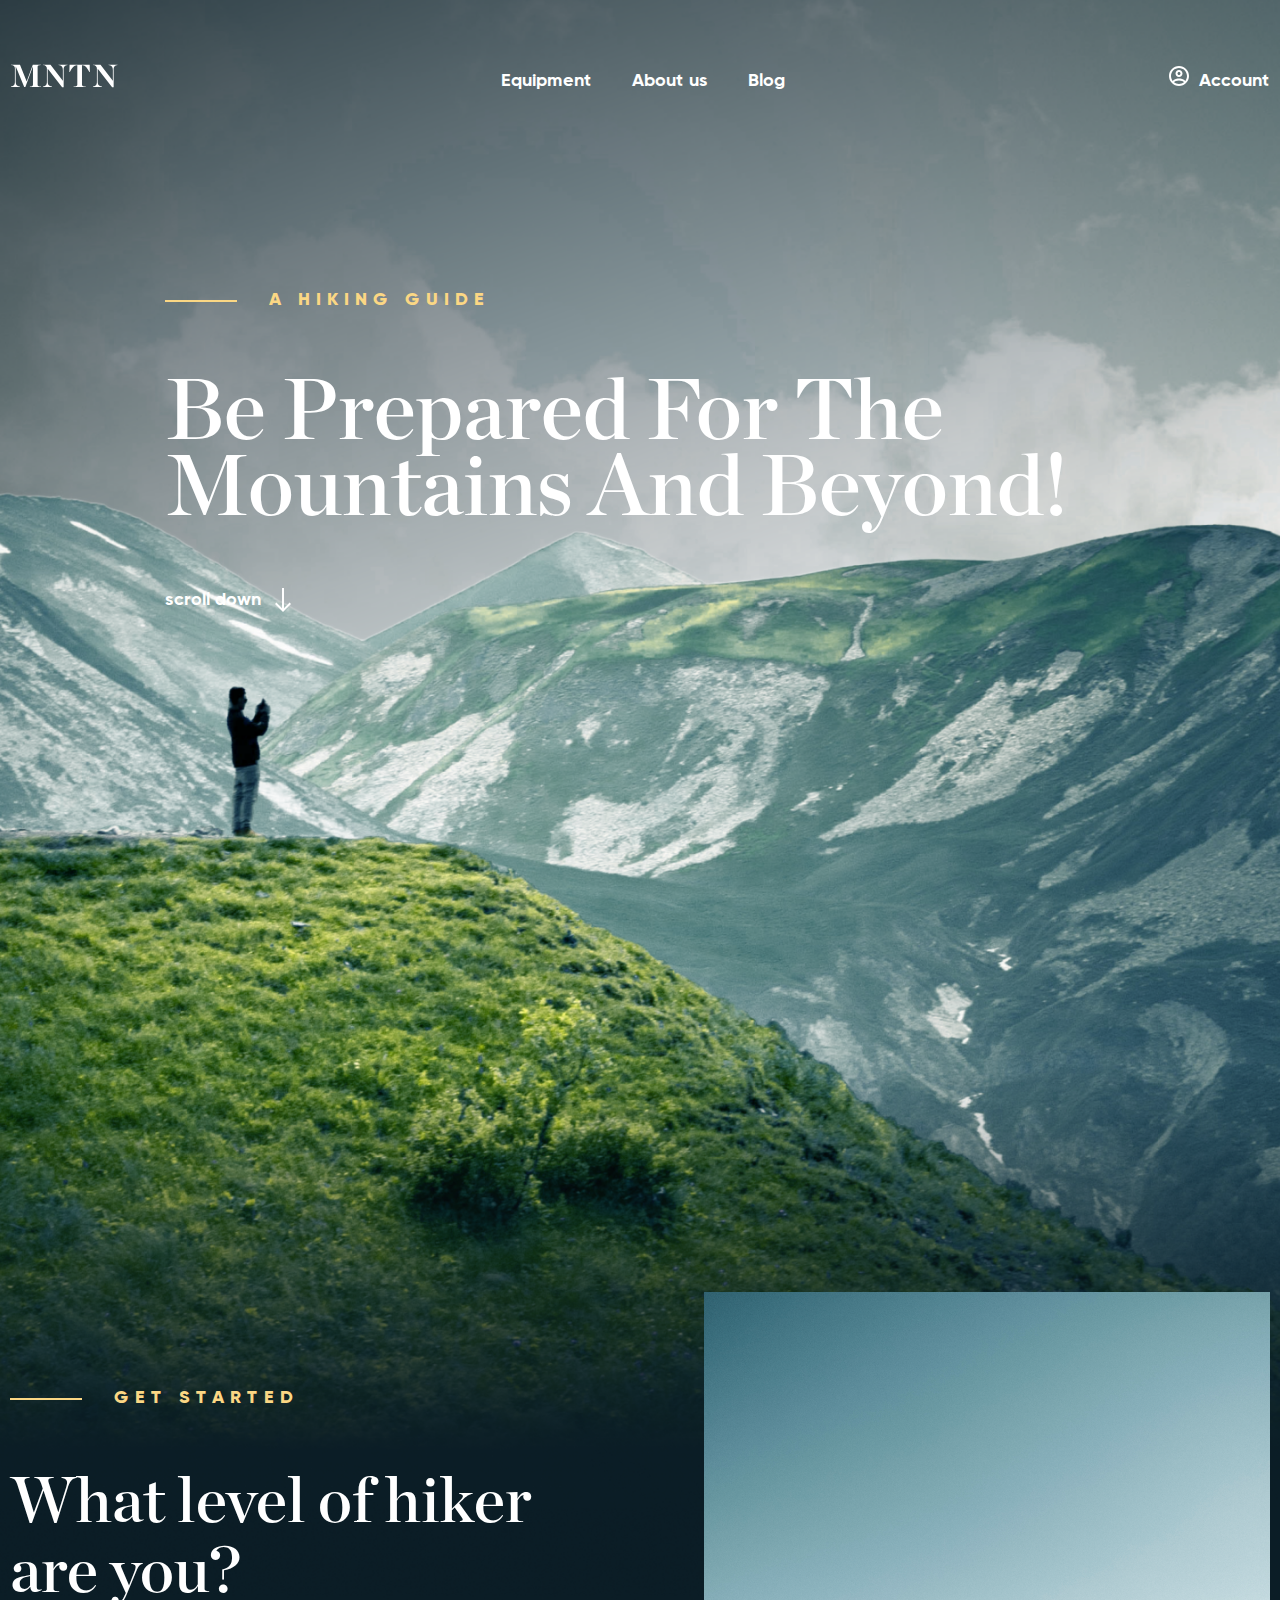
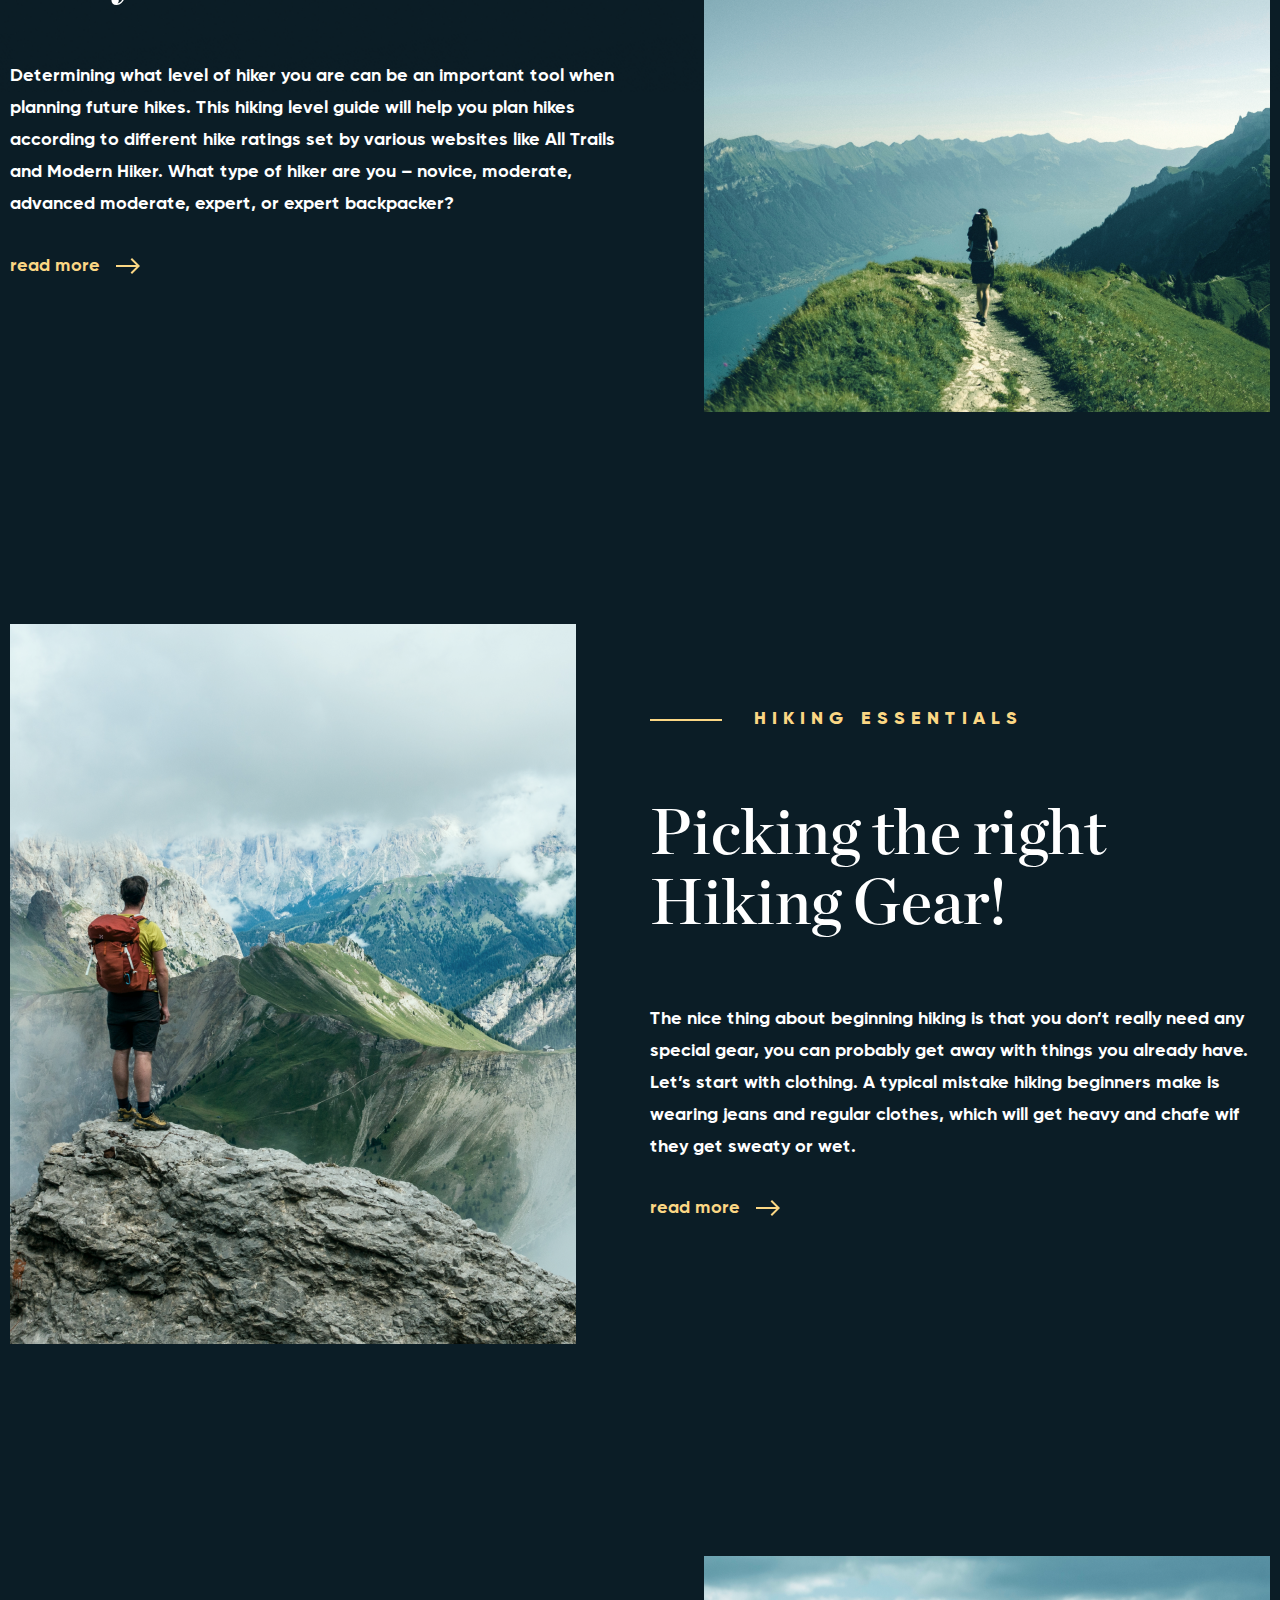
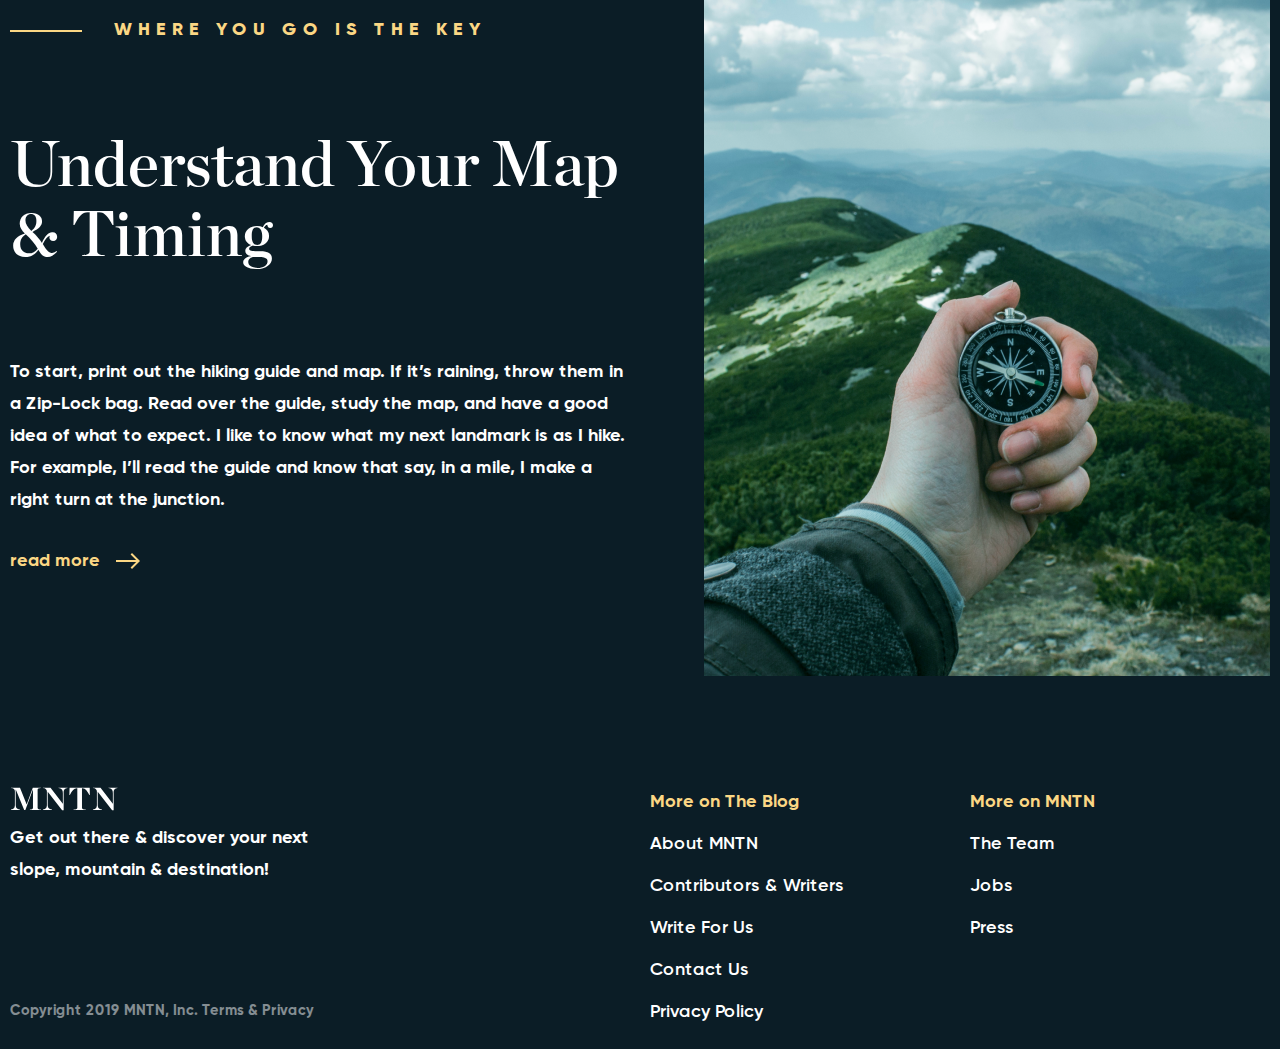
<file: mountains/index.html>
<!DOCTYPE html>
<html lang="en">
<head>
    <meta charset="UTF-8">
    <meta name="viewport" content="width=device-width, initial-scale=1.0">
    <title>MNTN</title>
    <link rel="stylesheet" href="./css/style.css">
</head>
<body>
    <header>
        <div class="brand">
            <a href="/"><img src="./img/Logo.svg" alt="Logo"></a>
        </div>

        <div id="toggle-mobile-menu">
            <span class="hamburger">
                <span class="icon-bar"></span>
                <span class="icon-bar"></span>
                <span class="icon-bar"></span>
            </span>    
        </div>

        <div id="mobile-menu" class="mobile-menu">

            <ul>
                <li><a href="#">Equipment</a></li>
                <li><a href="#">About us</a></li>
                <li><a href="#">Blog</a></li>
                <li class="account"><a href="#">Account</a></li>
            </ul>
        </div>
        <div class="main-menu">
            <ul>
                <li><a href="#">Equipment</a></li>
                <li><a href="#">About us</a></li>
                <li><a href="#">Blog</a></li>
            </ul>
        </div>
        <div class="user-menu">
            <ul>
                <li class="account"><a href="#">Account</a></li>
            </ul>
        </div>
    </header>

    <main>
        <section id="hero">
            <div class="container">
                <div class="hero-content">
                    <div class="subtitle">A Hiking guide</div>
                    <div class="hero-title"> <h1>Be prepared for the Mountains and beyond!</h1></div>
                    <div class="hero-button"><a href="#get-started">scroll down</a></div>
                </div>
            </div>
        </section>
        <section id="get-started">
            <div class="container">
                <div class="row">
                    <div class="get-started-content column"> 
                        <div class="subtitle">Get Started</div>
                        <div class="get-started-title"> <h2>What level of  hiker are you?</h2></div>
                        <div class="get-started-text mb-30">Determining what level of hiker you are can be an important tool when planning future hikes. This hiking level guide will help you plan hikes according to different hike ratings set by various websites like All Trails and Modern Hiker. What type of hiker are you – novice, moderate, advanced moderate, expert, or expert backpacker? </div>
                        <div class="more-button"><a href="#">read more</a></div>
                    </div>
                    <div class="get-started-image column">
                        <img src="./img/get-started-bg.png" alt="image-get-started">
                    </div>
                </div>
            </div>
        </section>
        <section id="hiking-gear">
            <div class="container">
                <div class="row">
                    <div class="hiking-gear-content column"> 
                        <div class="subtitle">Hiking Essentials</div>
                        <div class="hiking-gear-title"> <h3>Picking the right Hiking Gear!</h3></div>
                        <div class="hiking-gear-text mb-30">The nice thing about beginning hiking is that you don’t really need any special gear, you can probably get away with things you already have.
                            Let’s start with clothing. A typical mistake hiking beginners make is wearing jeans and regular clothes, which will get heavy and chafe wif they get sweaty or wet.</div>
                        <div class="more-button"><a href="#">read more</a></div>
                    </div>
                    <div class="hiking-gear-image column">
                        <img src="./img/gettintg-gear-img.png" alt="gettintg-gear-img">
                    </div>
                </div>
            </div>
        </section>
        <section id="map-timing">
            <div class="container">
                <div class="row">
                    <div class="map-timing-content column"> 
                        <div class="subtitle">where you go is the key</div>
                        <div class="map-timing-title"> <h4>Understand Your Map & Timing</h4></div>
                        <div class="map-timing-text mb-30">To start, print out the hiking guide and map. If it’s raining, throw them in a Zip-Lock bag. Read over the guide, study the map, and have a good idea of what to expect. I like to know what my next landmark is as I hike. For example, I’ll read the guide and know that say, in a mile, I make a right turn at the junction. </div>
                        <div class="more-button"><a href="#">read more</a></div>
                    </div>
                    <div class="map-timing-image column">
                        <img src="./img/map-time-img.png" alt="map-time-img">
                    </div>
                </div>
            </div>
        </section>
    </main>
    <footer>
        <div class="container">
            <div class="row">
                <div class="column footer-brand">
                    <a href="/"><img src="./img/Logo.svg" alt="logo"></a>
                    <div class="footer-description mb-30">Get out there & discover your next slope, mountain & destination!</div>
                </div>
                
                <div class="column footer-menu-1">
                    <div class="footer-menu-title">More on The Blog</div>
                    <ul>
                        <li><a href="#">About MNTN</a></li>
                        <li><a href="#">Contributors & Writers</a></li>
                        <li><a href="#">Write For Us</a></li>
                        <li><a href="#">Contact Us</a></li>
                        <li><a href="#">Privacy Policy</a></li>
                    </ul>
                </div>
               
                <div class="column footer-menu-2">
                    <div class="footer-menu-title">More on MNTN</div>
                    <ul>
                        <li><a href="#">The Team</a></li>
                        <li><a href="#">Jobs</a></li>
                        <li><a href="#">Press</a></li>
                    </ul>
                </div>
              
                    <div class="column copyright">Copyright 2019 MNTN, Inc. Terms & Privacy</div> 
            </div>
        </div>
    </footer>
    <script src="./js/script.js"></script>
</body>
</html>
</file>
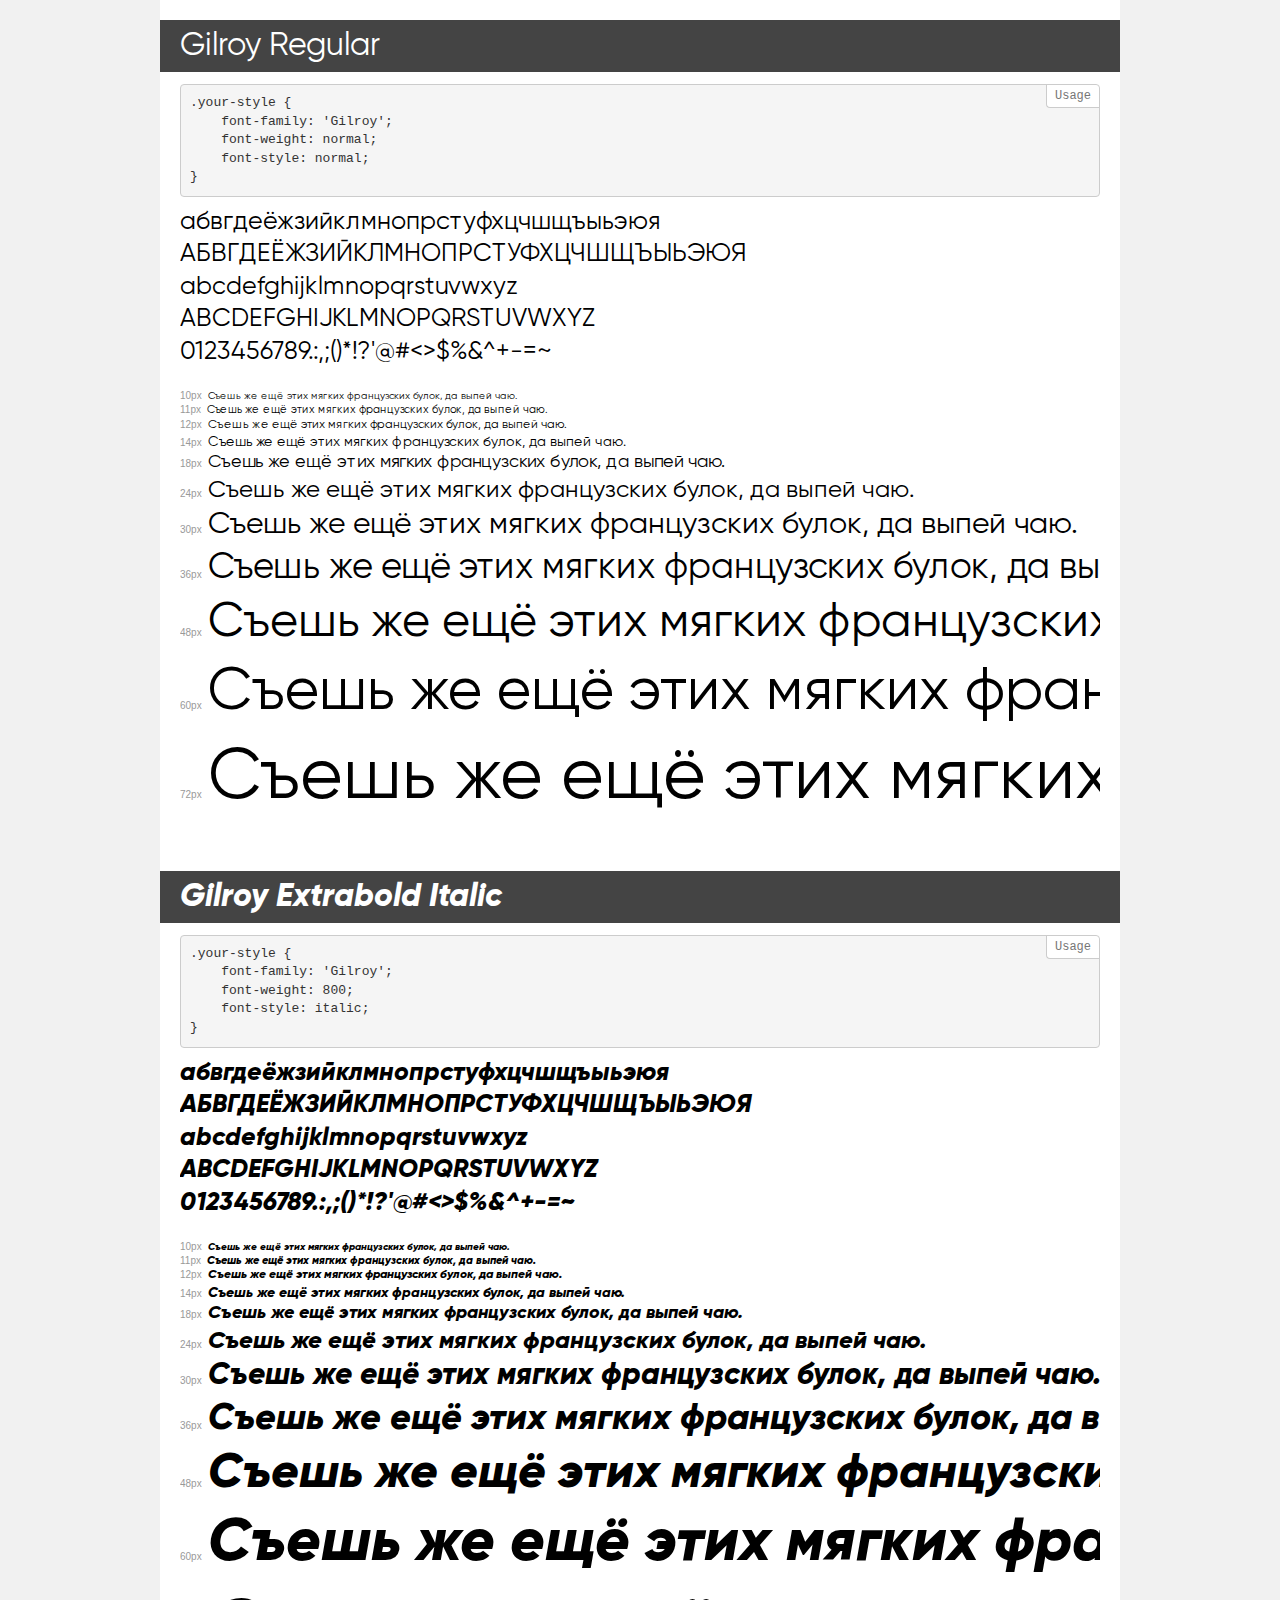
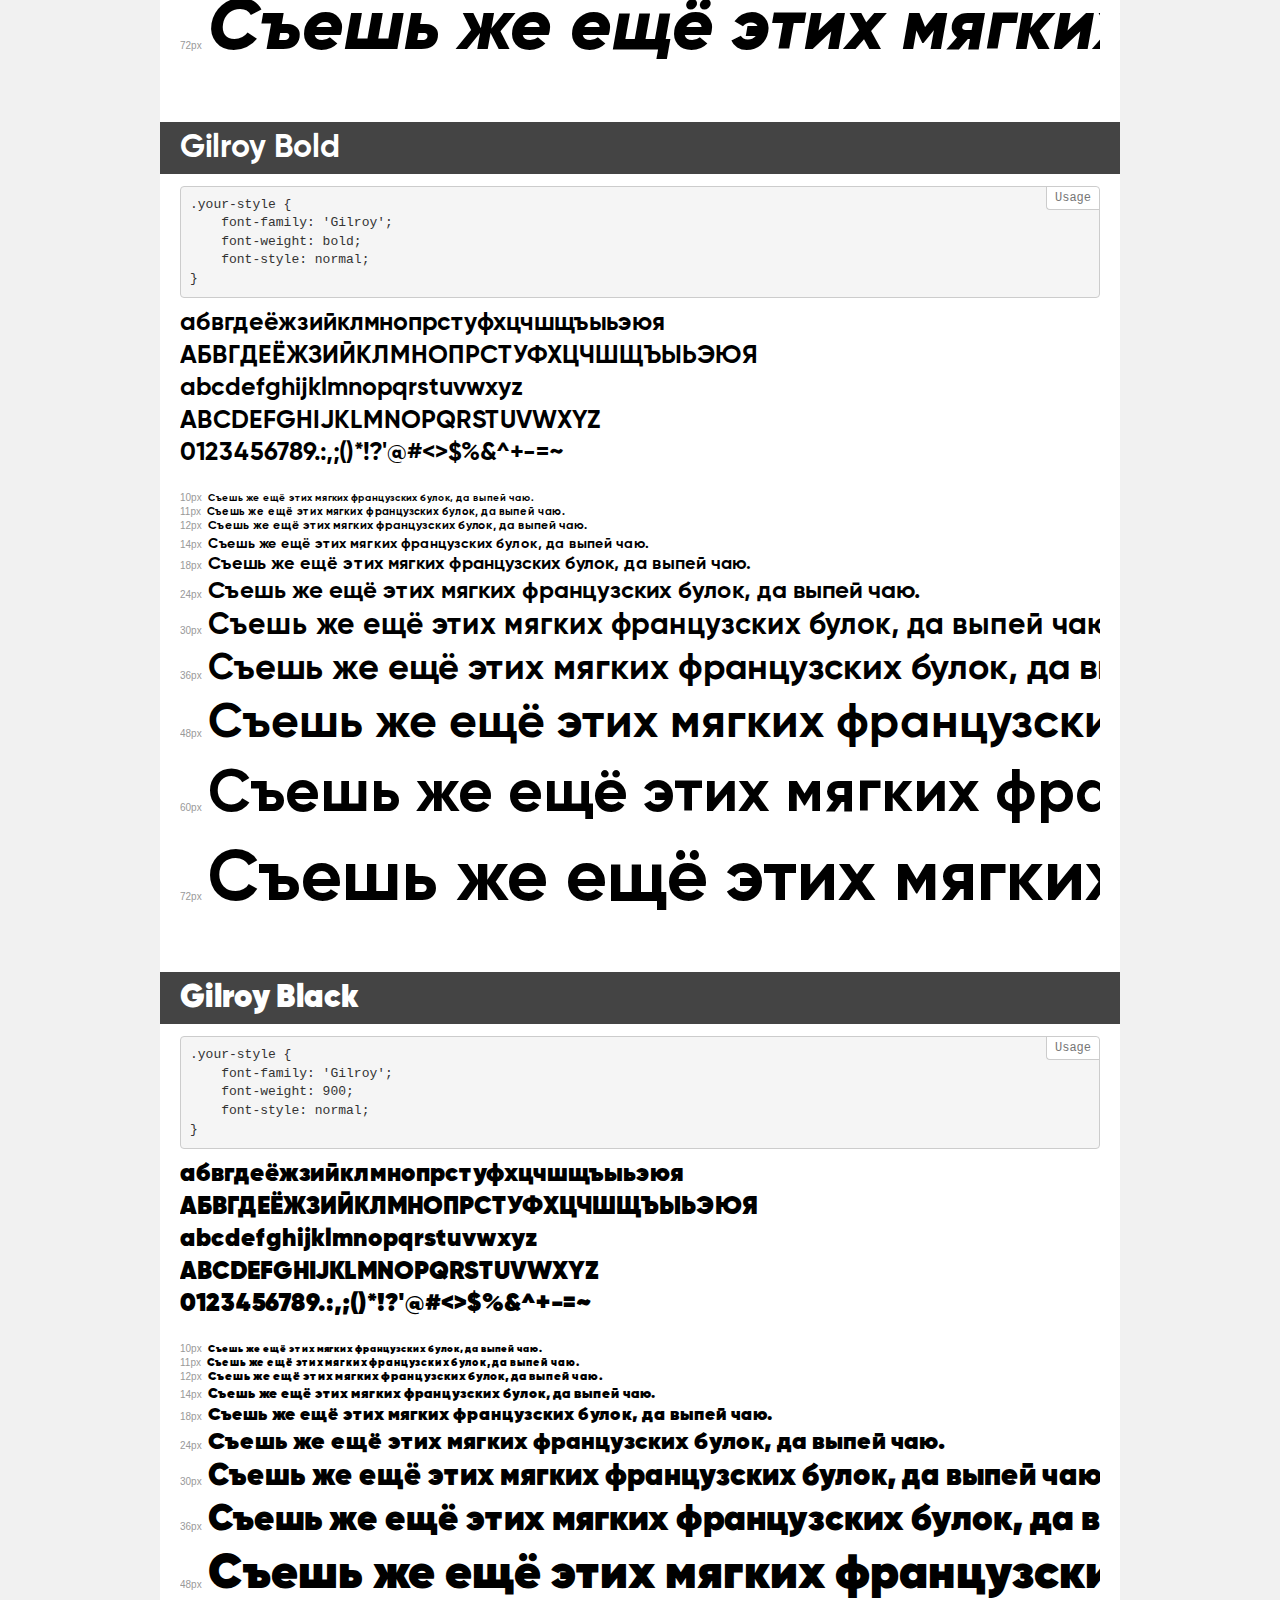
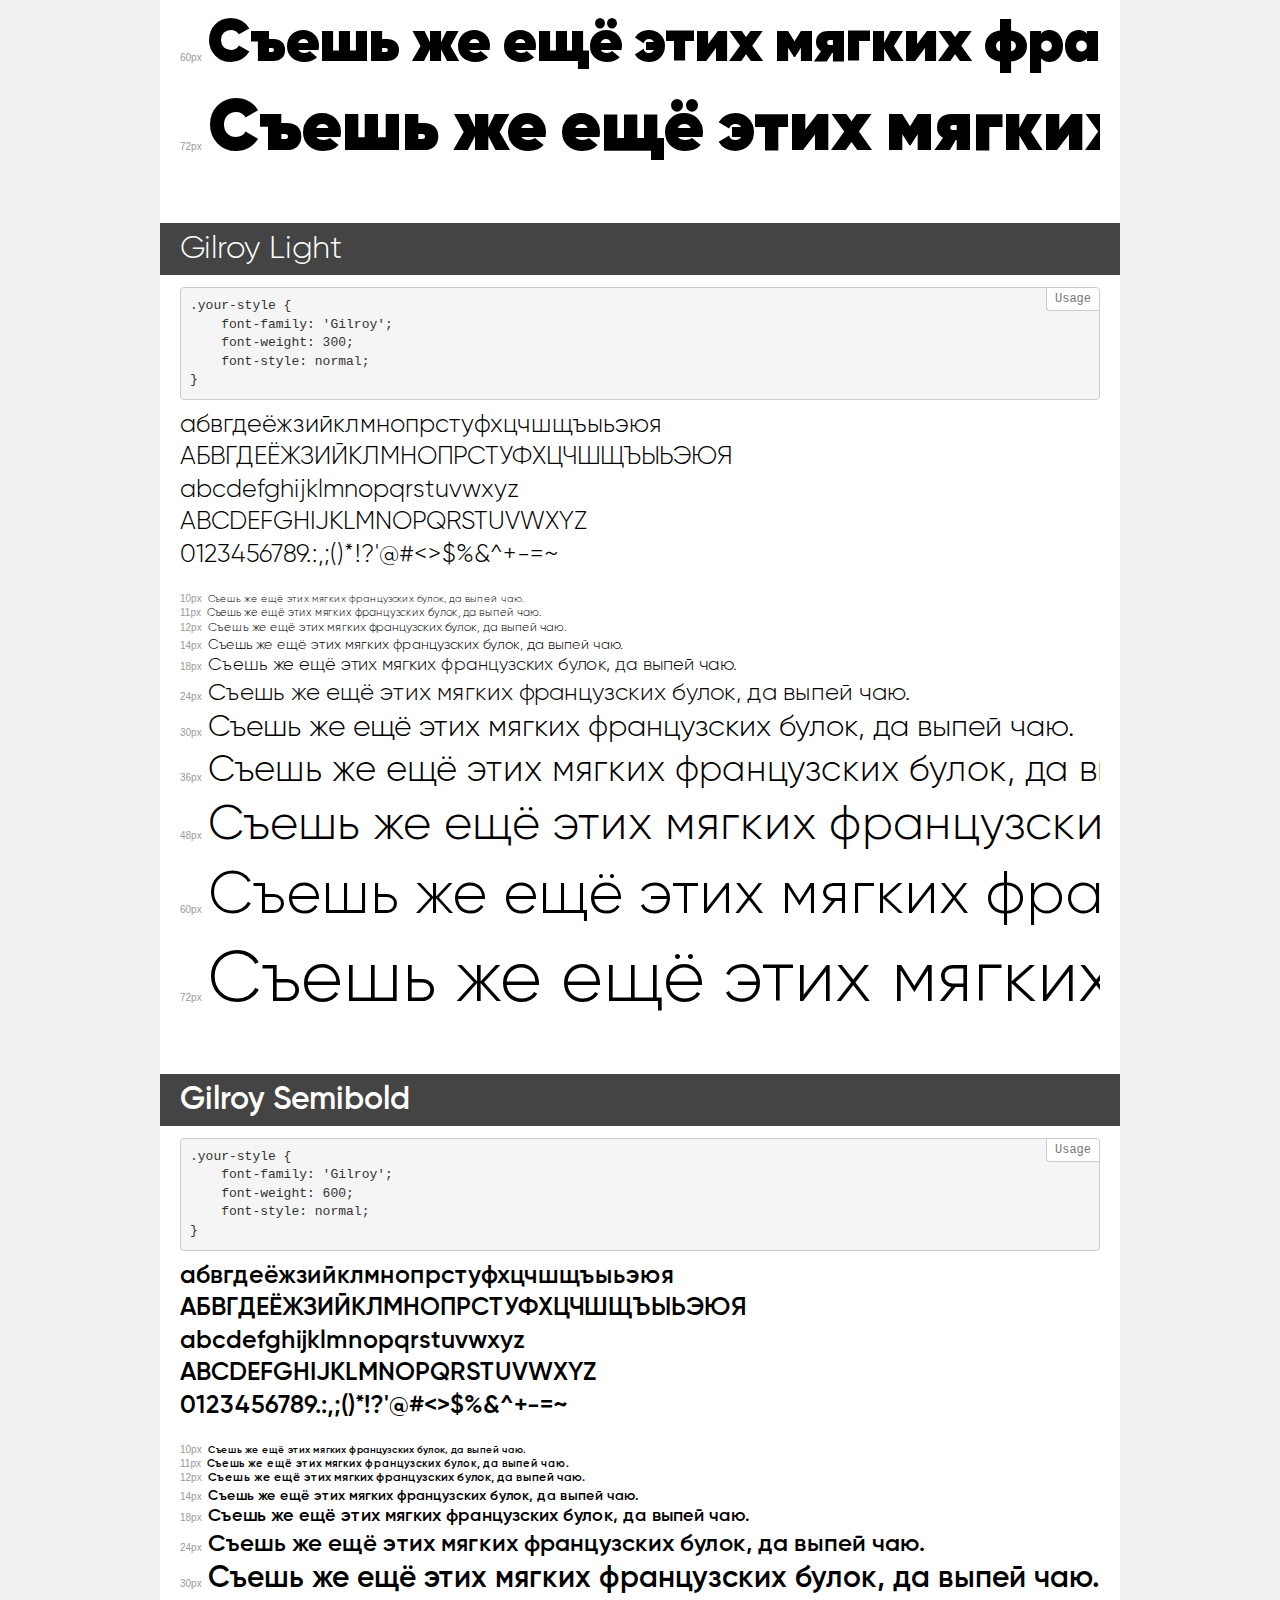
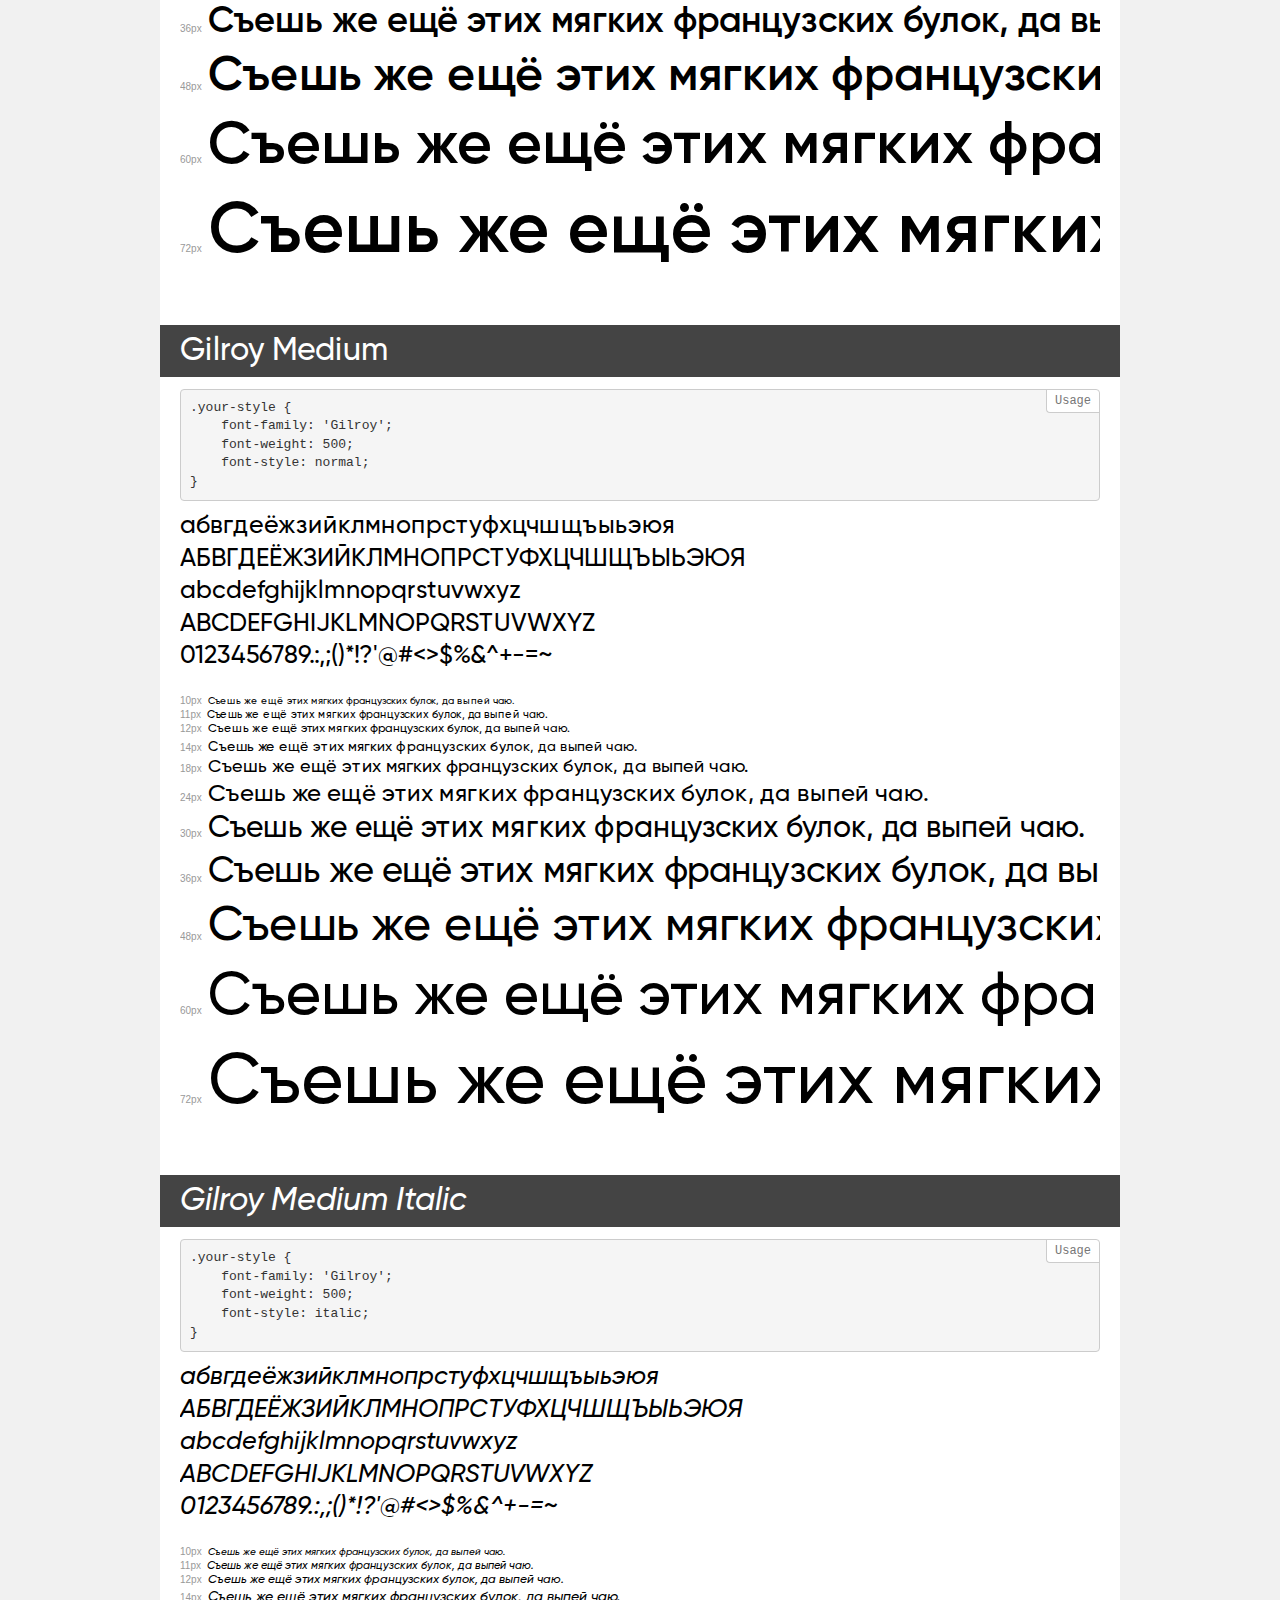
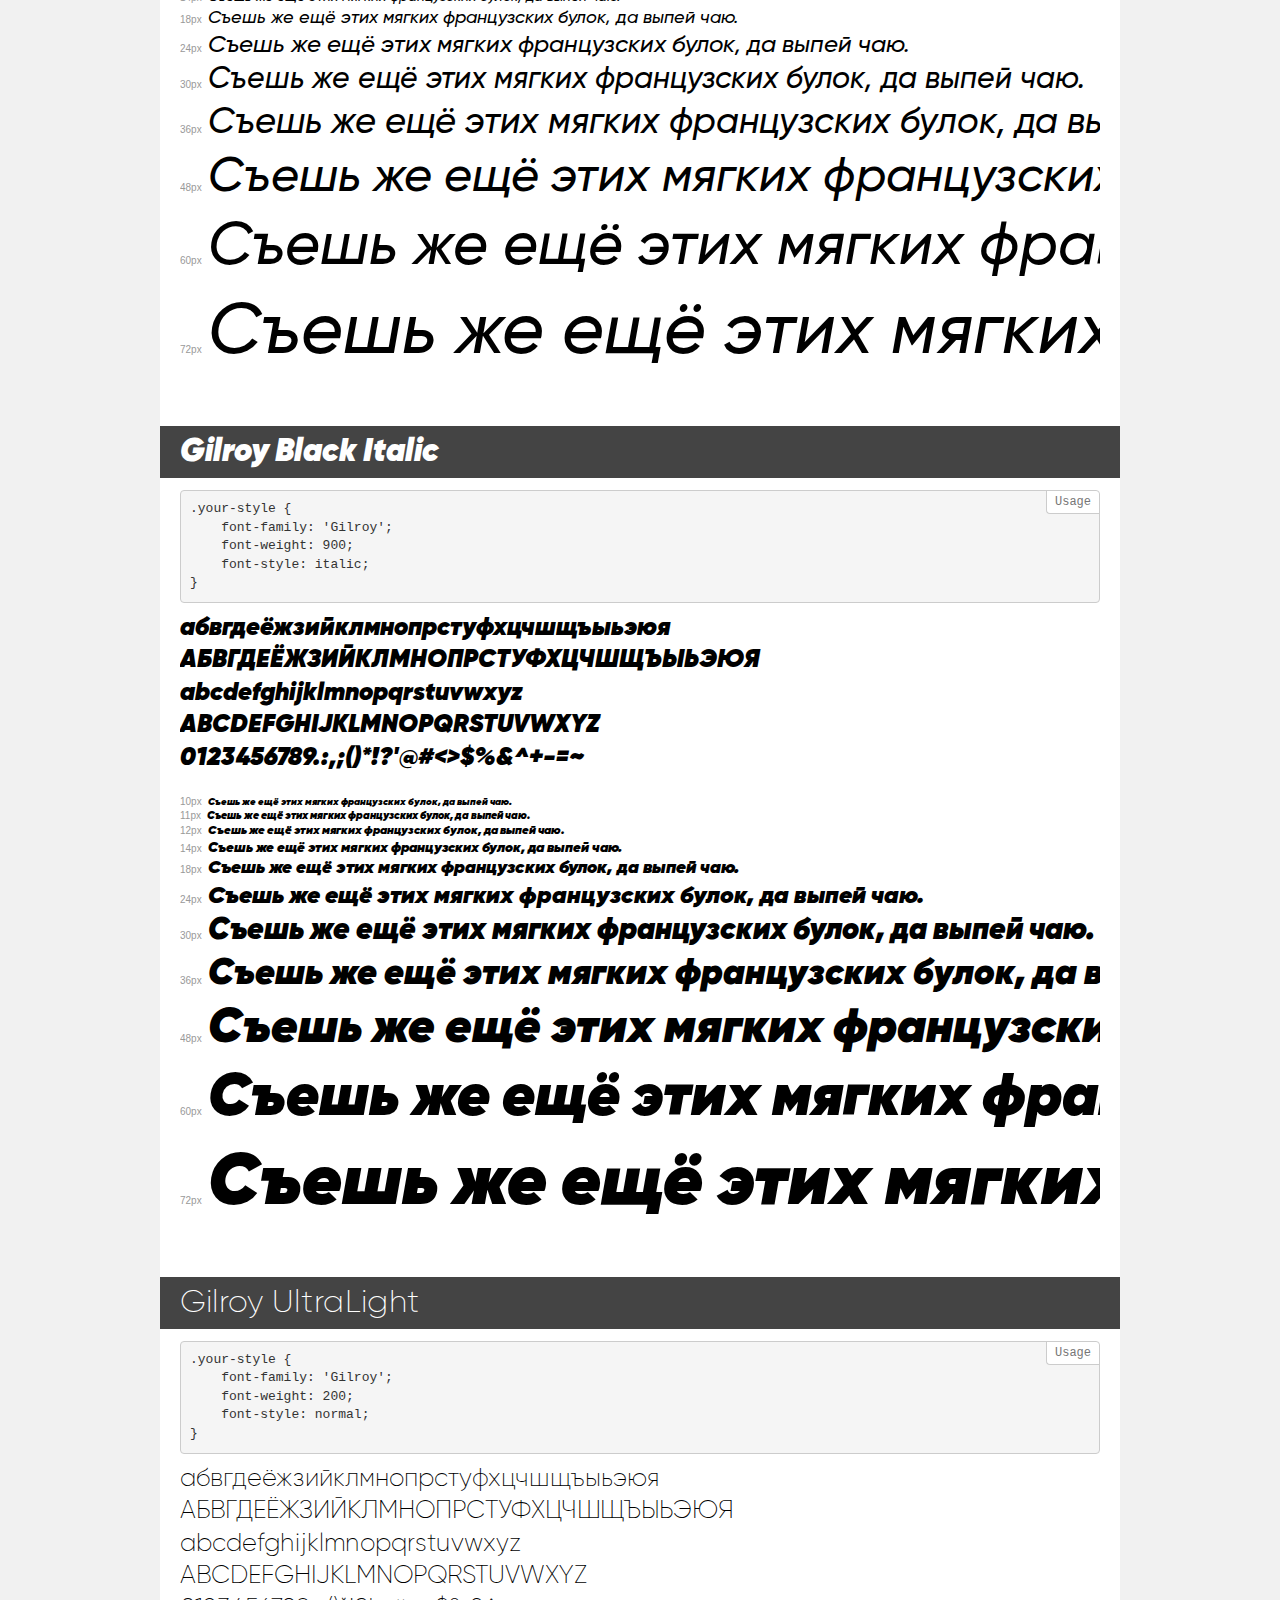
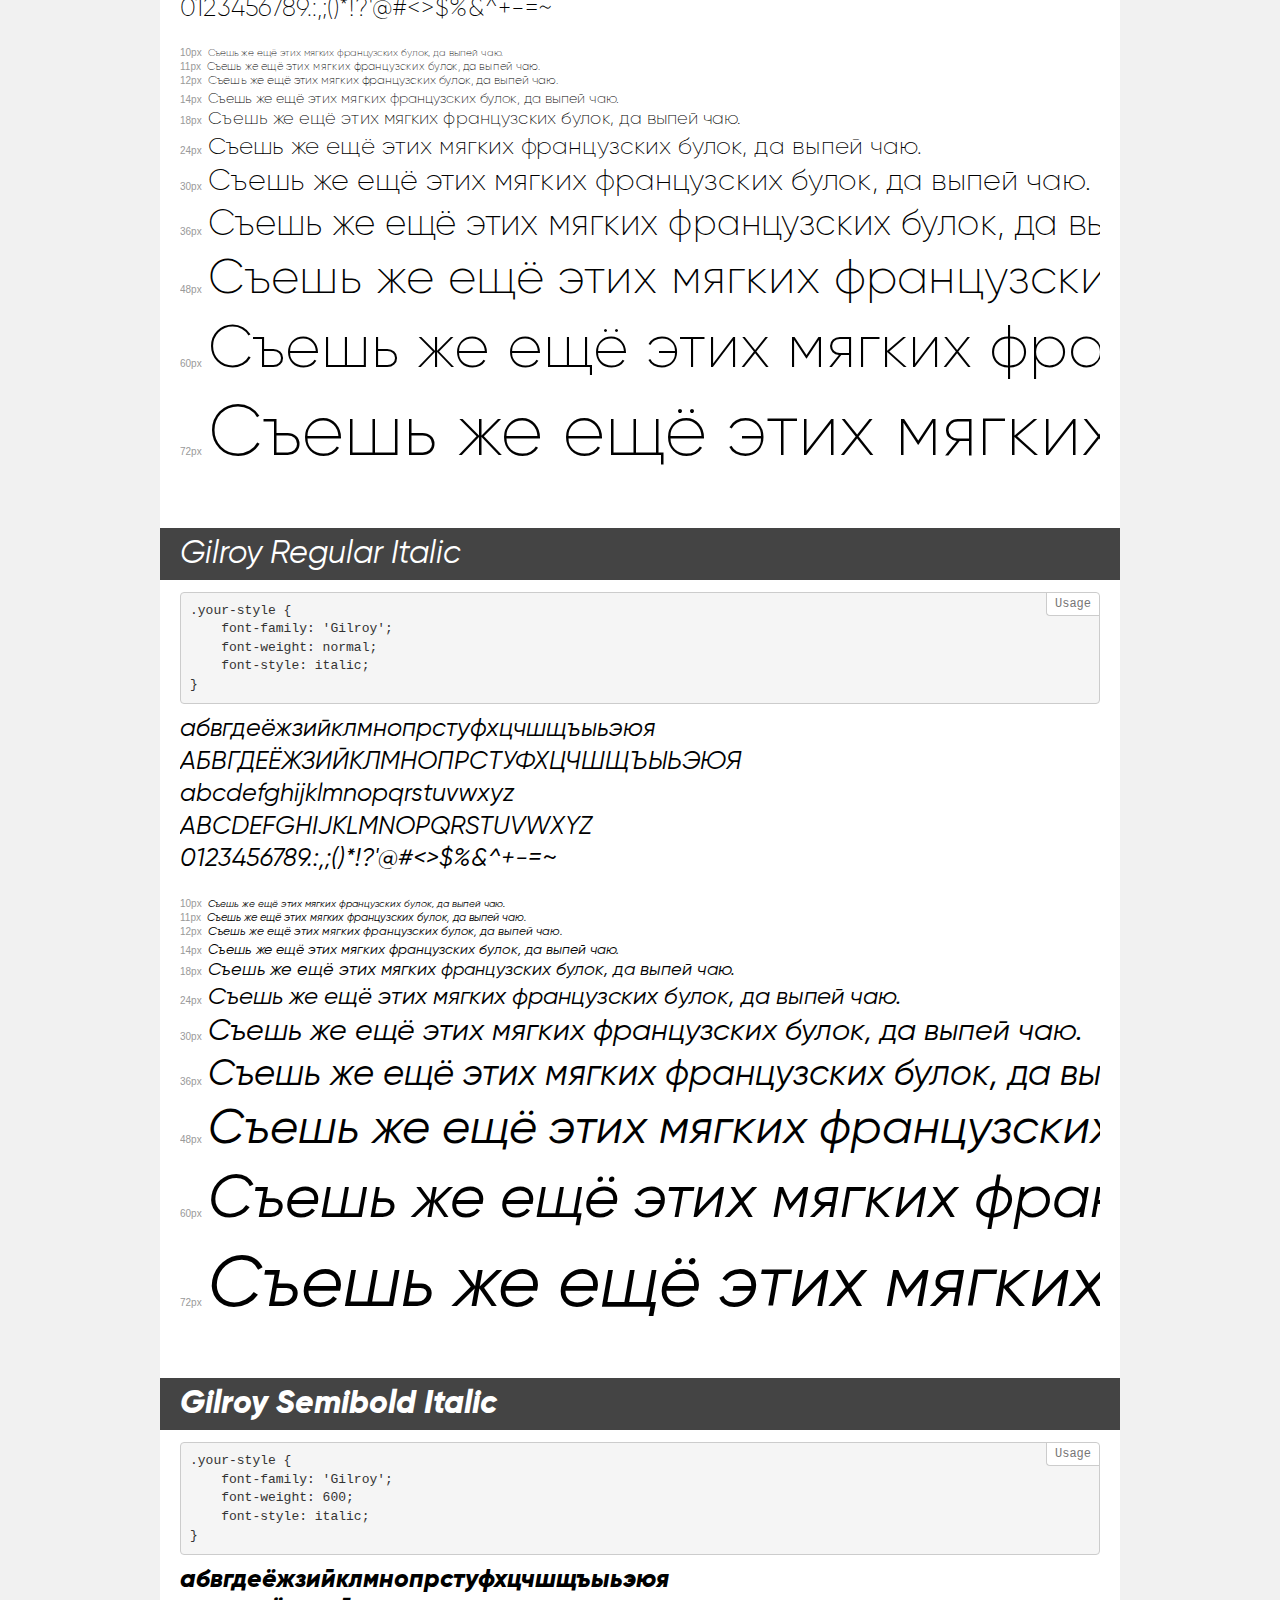
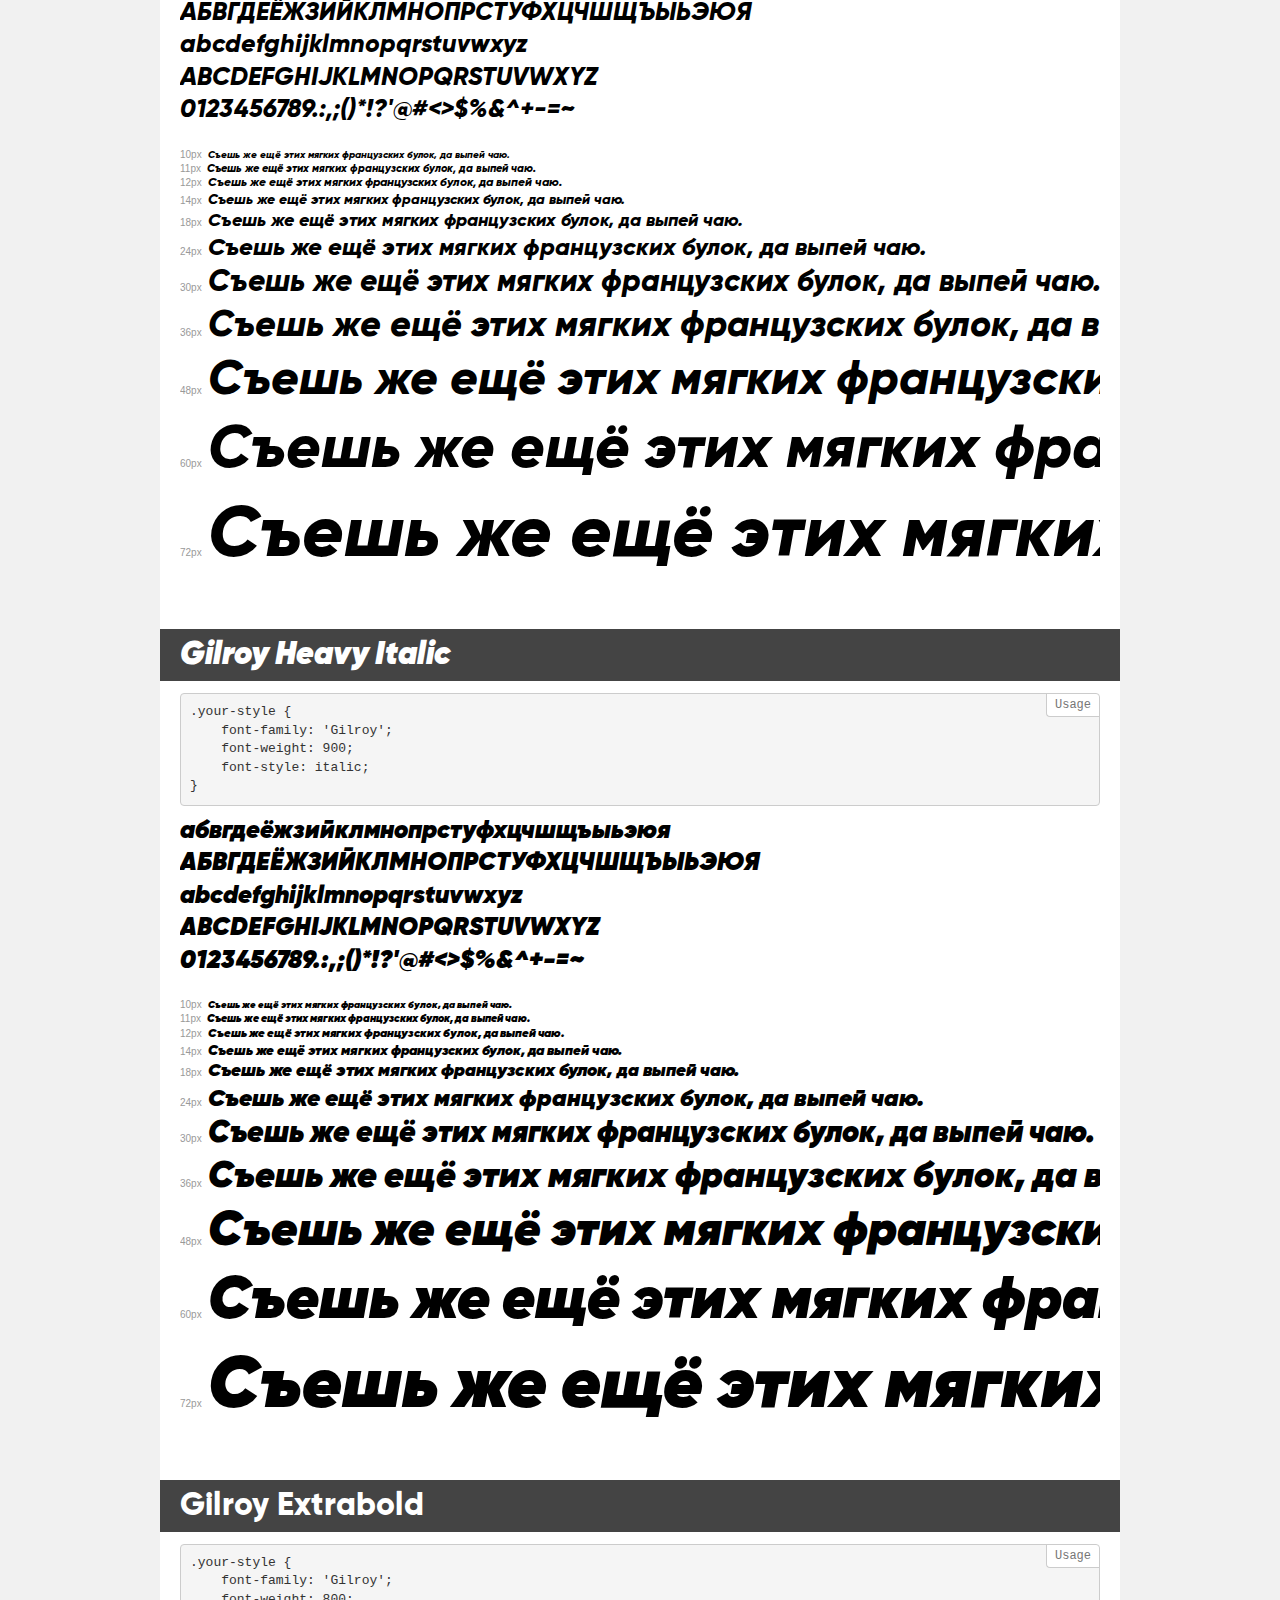
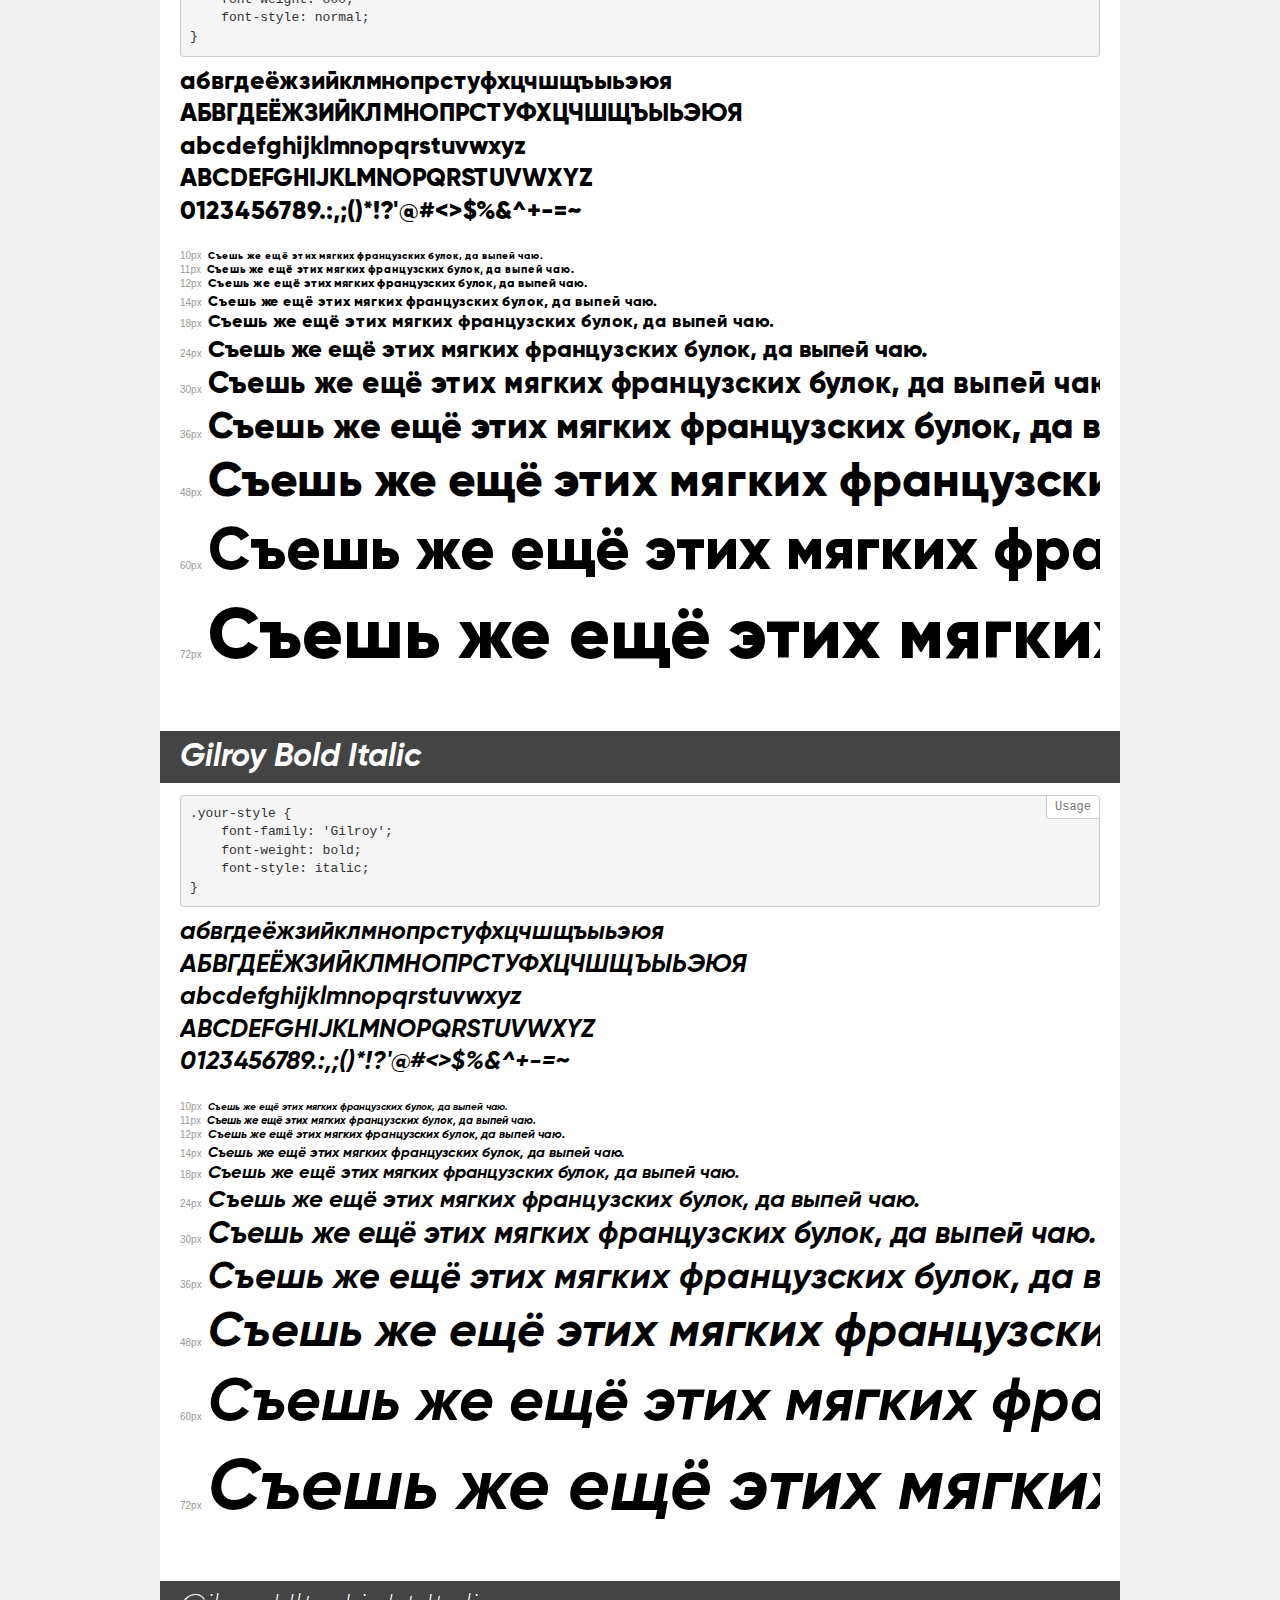
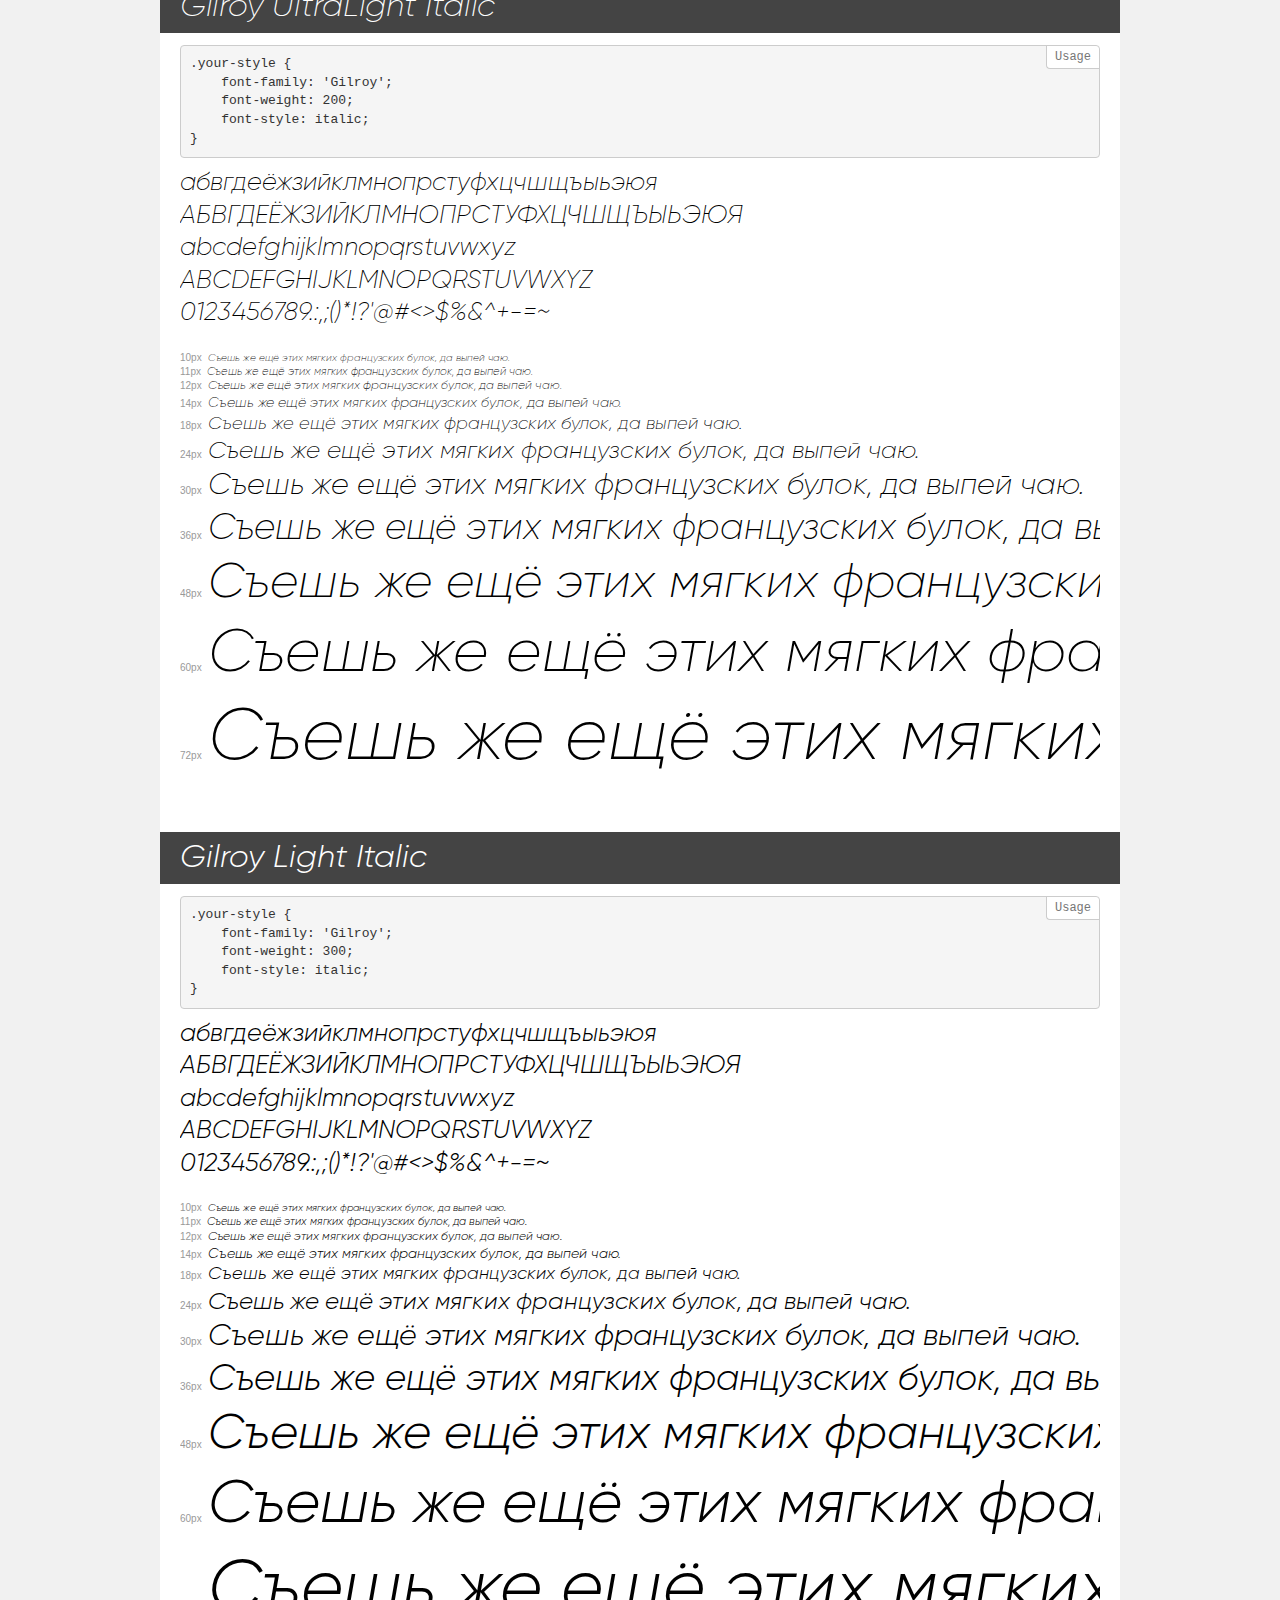
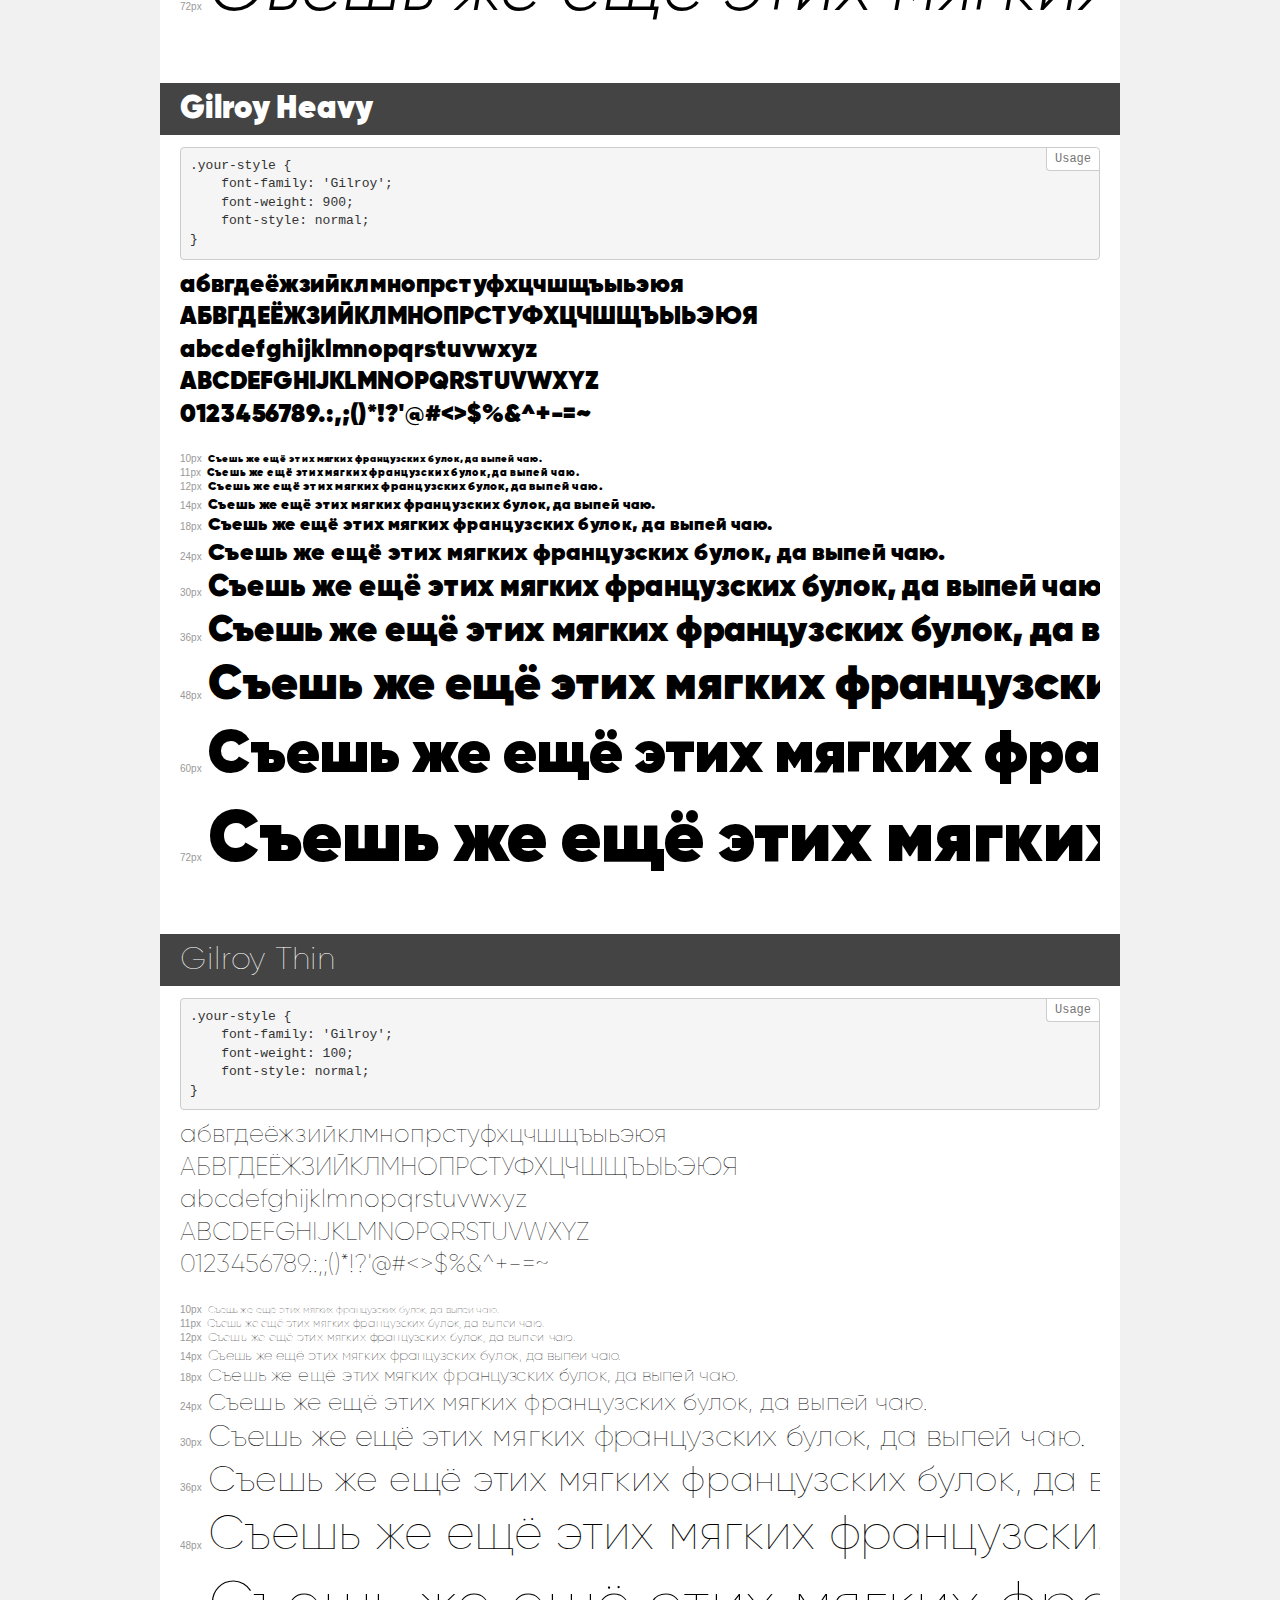
<file: mountains/font/demo.html>
<!DOCTYPE html>
<html>
<head>
    <meta charset="utf-8">
    <meta http-equiv="X-UA-Compatible" content="IE=edge">
    <meta name="viewport" content="width=device-width, initial-scale=1">
    <meta name="robots" content="noindex, noarchive">
    <meta name="format-detection" content="telephone=no">
    <title>Transfonter demo</title>
    <link href="stylesheet.css" rel="stylesheet">
    <style>
        /*
        http://meyerweb.com/eric/tools/css/reset/
        v2.0 | 20110126
        License: none (public domain)
        */
        html, body, div, span, applet, object, iframe,
        h1, h2, h3, h4, h5, h6, p, blockquote, pre,
        a, abbr, acronym, address, big, cite, code,
        del, dfn, em, img, ins, kbd, q, s, samp,
        small, strike, strong, sub, sup, tt, var,
        b, u, i, center,
        dl, dt, dd, ol, ul, li,
        fieldset, form, label, legend,
        table, caption, tbody, tfoot, thead, tr, th, td,
        article, aside, canvas, details, embed,
        figure, figcaption, footer, header, hgroup,
        menu, nav, output, ruby, section, summary,
        time, mark, audio, video {
            margin: 0;
            padding: 0;
            border: 0;
            font-size: 100%;
            font: inherit;
            vertical-align: baseline;
        }
        /* HTML5 display-role reset for older browsers */
        article, aside, details, figcaption, figure,
        footer, header, hgroup, menu, nav, section {
            display: block;
        }
        body {
            line-height: 1;
        }
        ol, ul {
            list-style: none;
        }
        blockquote, q {
            quotes: none;
        }
        blockquote:before, blockquote:after,
        q:before, q:after {
            content: '';
            content: none;
        }
        table {
            border-collapse: collapse;
            border-spacing: 0;
        }
        /* common styles */
        body {
            background: #f1f1f1;
            color: #000;
        }
        .page {
            background: #fff;
            width: 920px;
            margin: 0 auto;
            padding: 20px 20px 0 20px;
            overflow: hidden;
        }
        .font-container {
            overflow-x: auto;
            overflow-y: hidden;
            margin-bottom: 40px;
            line-height: 1.3;
            white-space: nowrap;
            padding-bottom: 5px;
        }
        h1 {
            position: relative;
            background: #444;
            font-size: 32px;
            color: #fff;
            padding: 10px 20px;
            margin: 0 -20px 12px -20px;
        }
        .letters {
            font-size: 25px;
            margin-bottom: 20px;
        }
        .s10:before {
            content: '10px';
        }
        .s11:before {
            content: '11px';
        }
        .s12:before {
            content: '12px';
        }
        .s14:before {
            content: '14px';
        }
        .s18:before {
            content: '18px';
        }
        .s24:before {
            content: '24px';
        }
        .s30:before {
            content: '30px';
        }
        .s36:before {
            content: '36px';
        }
        .s48:before {
            content: '48px';
        }
        .s60:before {
            content: '60px';
        }
        .s72:before {
            content: '72px';
        }
        .s10:before, .s11:before, .s12:before, .s14:before,
        .s18:before, .s24:before, .s30:before, .s36:before,
        .s48:before, .s60:before, .s72:before {
            font-family: Arial, sans-serif;
            font-size: 10px;
            font-weight: normal;
            font-style: normal;
            color: #999;
            padding-right: 6px;
        }
        pre {
            display: block;
            position: relative;
            padding: 9px;
            margin: 0 0 10px;
            font-family: Monaco, Menlo, Consolas, "Courier New", monospace !important;
            font-size: 13px;
            line-height: 1.428571429;
            color: #333;
            font-weight: normal !important;
            font-style: normal !important;
            background-color: #f5f5f5;
            border: 1px solid #ccc;
            overflow-x: auto;
            border-radius: 4px;
        }
        pre:after {
            display: block;
            position: absolute;
            right: 0;
            top: 0;
            content: 'Usage';
            line-height: 1;
            padding: 5px 8px;
            font-size: 12px;
            color: #767676;
            background-color: #fff;
            border: 1px solid #ccc;
            border-right: none;
            border-top: none;
            border-radius: 0 4px 0 4px;
            z-index: 10;
        }
        /* responsive */
        @media (max-width: 959px) {
            .page {
                width: auto;
                margin: 0;
            }
        }
    </style>
</head>
<body>
<div class="page">
    <div class="demo" style="font-family: 'Gilroy'; font-weight: normal; font-style: normal;">
        <h1>Gilroy Regular</h1>
        <pre>.your-style {
    font-family: 'Gilroy';
    font-weight: normal;
    font-style: normal;
}</pre>
        <div class="font-container">
            <p class="letters">
                абвгдеёжзийклмнопрстуфхцчшщъыьэюя<br>
АБВГДЕЁЖЗИЙКЛМНОПРСТУФХЦЧШЩЪЫЬЭЮЯ<br>
abcdefghijklmnopqrstuvwxyz<br>
ABCDEFGHIJKLMNOPQRSTUVWXYZ<br>
                0123456789.:,;()*!?'@#<>$%&^+-=~
            </p>
            <p class="s10" style="font-size: 10px;">Съешь же ещё этих мягких французских булок, да выпей чаю.</p>
            <p class="s11" style="font-size: 11px;">Съешь же ещё этих мягких французских булок, да выпей чаю.</p>
            <p class="s12" style="font-size: 12px;">Съешь же ещё этих мягких французских булок, да выпей чаю.</p>
            <p class="s14" style="font-size: 14px;">Съешь же ещё этих мягких французских булок, да выпей чаю.</p>
            <p class="s18" style="font-size: 18px;">Съешь же ещё этих мягких французских булок, да выпей чаю.</p>
            <p class="s24" style="font-size: 24px;">Съешь же ещё этих мягких французских булок, да выпей чаю.</p>
            <p class="s30" style="font-size: 30px;">Съешь же ещё этих мягких французских булок, да выпей чаю.</p>
            <p class="s36" style="font-size: 36px;">Съешь же ещё этих мягких французских булок, да выпей чаю.</p>
            <p class="s48" style="font-size: 48px;">Съешь же ещё этих мягких французских булок, да выпей чаю.</p>
            <p class="s60" style="font-size: 60px;">Съешь же ещё этих мягких французских булок, да выпей чаю.</p>
            <p class="s72" style="font-size: 72px;">Съешь же ещё этих мягких французских булок, да выпей чаю.</p>
        </div>
    </div>
    <div class="demo" style="font-family: 'Gilroy'; font-weight: 800; font-style: italic;">
        <h1>Gilroy Extrabold Italic</h1>
        <pre>.your-style {
    font-family: 'Gilroy';
    font-weight: 800;
    font-style: italic;
}</pre>
        <div class="font-container">
            <p class="letters">
                абвгдеёжзийклмнопрстуфхцчшщъыьэюя<br>
АБВГДЕЁЖЗИЙКЛМНОПРСТУФХЦЧШЩЪЫЬЭЮЯ<br>
abcdefghijklmnopqrstuvwxyz<br>
ABCDEFGHIJKLMNOPQRSTUVWXYZ<br>
                0123456789.:,;()*!?'@#<>$%&^+-=~
            </p>
            <p class="s10" style="font-size: 10px;">Съешь же ещё этих мягких французских булок, да выпей чаю.</p>
            <p class="s11" style="font-size: 11px;">Съешь же ещё этих мягких французских булок, да выпей чаю.</p>
            <p class="s12" style="font-size: 12px;">Съешь же ещё этих мягких французских булок, да выпей чаю.</p>
            <p class="s14" style="font-size: 14px;">Съешь же ещё этих мягких французских булок, да выпей чаю.</p>
            <p class="s18" style="font-size: 18px;">Съешь же ещё этих мягких французских булок, да выпей чаю.</p>
            <p class="s24" style="font-size: 24px;">Съешь же ещё этих мягких французских булок, да выпей чаю.</p>
            <p class="s30" style="font-size: 30px;">Съешь же ещё этих мягких французских булок, да выпей чаю.</p>
            <p class="s36" style="font-size: 36px;">Съешь же ещё этих мягких французских булок, да выпей чаю.</p>
            <p class="s48" style="font-size: 48px;">Съешь же ещё этих мягких французских булок, да выпей чаю.</p>
            <p class="s60" style="font-size: 60px;">Съешь же ещё этих мягких французских булок, да выпей чаю.</p>
            <p class="s72" style="font-size: 72px;">Съешь же ещё этих мягких французских булок, да выпей чаю.</p>
        </div>
    </div>
    <div class="demo" style="font-family: 'Gilroy'; font-weight: bold; font-style: normal;">
        <h1>Gilroy Bold</h1>
        <pre>.your-style {
    font-family: 'Gilroy';
    font-weight: bold;
    font-style: normal;
}</pre>
        <div class="font-container">
            <p class="letters">
                абвгдеёжзийклмнопрстуфхцчшщъыьэюя<br>
АБВГДЕЁЖЗИЙКЛМНОПРСТУФХЦЧШЩЪЫЬЭЮЯ<br>
abcdefghijklmnopqrstuvwxyz<br>
ABCDEFGHIJKLMNOPQRSTUVWXYZ<br>
                0123456789.:,;()*!?'@#<>$%&^+-=~
            </p>
            <p class="s10" style="font-size: 10px;">Съешь же ещё этих мягких французских булок, да выпей чаю.</p>
            <p class="s11" style="font-size: 11px;">Съешь же ещё этих мягких французских булок, да выпей чаю.</p>
            <p class="s12" style="font-size: 12px;">Съешь же ещё этих мягких французских булок, да выпей чаю.</p>
            <p class="s14" style="font-size: 14px;">Съешь же ещё этих мягких французских булок, да выпей чаю.</p>
            <p class="s18" style="font-size: 18px;">Съешь же ещё этих мягких французских булок, да выпей чаю.</p>
            <p class="s24" style="font-size: 24px;">Съешь же ещё этих мягких французских булок, да выпей чаю.</p>
            <p class="s30" style="font-size: 30px;">Съешь же ещё этих мягких французских булок, да выпей чаю.</p>
            <p class="s36" style="font-size: 36px;">Съешь же ещё этих мягких французских булок, да выпей чаю.</p>
            <p class="s48" style="font-size: 48px;">Съешь же ещё этих мягких французских булок, да выпей чаю.</p>
            <p class="s60" style="font-size: 60px;">Съешь же ещё этих мягких французских булок, да выпей чаю.</p>
            <p class="s72" style="font-size: 72px;">Съешь же ещё этих мягких французских булок, да выпей чаю.</p>
        </div>
    </div>
    <div class="demo" style="font-family: 'Gilroy'; font-weight: 900; font-style: normal;">
        <h1>Gilroy Black</h1>
        <pre>.your-style {
    font-family: 'Gilroy';
    font-weight: 900;
    font-style: normal;
}</pre>
        <div class="font-container">
            <p class="letters">
                абвгдеёжзийклмнопрстуфхцчшщъыьэюя<br>
АБВГДЕЁЖЗИЙКЛМНОПРСТУФХЦЧШЩЪЫЬЭЮЯ<br>
abcdefghijklmnopqrstuvwxyz<br>
ABCDEFGHIJKLMNOPQRSTUVWXYZ<br>
                0123456789.:,;()*!?'@#<>$%&^+-=~
            </p>
            <p class="s10" style="font-size: 10px;">Съешь же ещё этих мягких французских булок, да выпей чаю.</p>
            <p class="s11" style="font-size: 11px;">Съешь же ещё этих мягких французских булок, да выпей чаю.</p>
            <p class="s12" style="font-size: 12px;">Съешь же ещё этих мягких французских булок, да выпей чаю.</p>
            <p class="s14" style="font-size: 14px;">Съешь же ещё этих мягких французских булок, да выпей чаю.</p>
            <p class="s18" style="font-size: 18px;">Съешь же ещё этих мягких французских булок, да выпей чаю.</p>
            <p class="s24" style="font-size: 24px;">Съешь же ещё этих мягких французских булок, да выпей чаю.</p>
            <p class="s30" style="font-size: 30px;">Съешь же ещё этих мягких французских булок, да выпей чаю.</p>
            <p class="s36" style="font-size: 36px;">Съешь же ещё этих мягких французских булок, да выпей чаю.</p>
            <p class="s48" style="font-size: 48px;">Съешь же ещё этих мягких французских булок, да выпей чаю.</p>
            <p class="s60" style="font-size: 60px;">Съешь же ещё этих мягких французских булок, да выпей чаю.</p>
            <p class="s72" style="font-size: 72px;">Съешь же ещё этих мягких французских булок, да выпей чаю.</p>
        </div>
    </div>
    <div class="demo" style="font-family: 'Gilroy'; font-weight: 300; font-style: normal;">
        <h1>Gilroy Light</h1>
        <pre>.your-style {
    font-family: 'Gilroy';
    font-weight: 300;
    font-style: normal;
}</pre>
        <div class="font-container">
            <p class="letters">
                абвгдеёжзийклмнопрстуфхцчшщъыьэюя<br>
АБВГДЕЁЖЗИЙКЛМНОПРСТУФХЦЧШЩЪЫЬЭЮЯ<br>
abcdefghijklmnopqrstuvwxyz<br>
ABCDEFGHIJKLMNOPQRSTUVWXYZ<br>
                0123456789.:,;()*!?'@#<>$%&^+-=~
            </p>
            <p class="s10" style="font-size: 10px;">Съешь же ещё этих мягких французских булок, да выпей чаю.</p>
            <p class="s11" style="font-size: 11px;">Съешь же ещё этих мягких французских булок, да выпей чаю.</p>
            <p class="s12" style="font-size: 12px;">Съешь же ещё этих мягких французских булок, да выпей чаю.</p>
            <p class="s14" style="font-size: 14px;">Съешь же ещё этих мягких французских булок, да выпей чаю.</p>
            <p class="s18" style="font-size: 18px;">Съешь же ещё этих мягких французских булок, да выпей чаю.</p>
            <p class="s24" style="font-size: 24px;">Съешь же ещё этих мягких французских булок, да выпей чаю.</p>
            <p class="s30" style="font-size: 30px;">Съешь же ещё этих мягких французских булок, да выпей чаю.</p>
            <p class="s36" style="font-size: 36px;">Съешь же ещё этих мягких французских булок, да выпей чаю.</p>
            <p class="s48" style="font-size: 48px;">Съешь же ещё этих мягких французских булок, да выпей чаю.</p>
            <p class="s60" style="font-size: 60px;">Съешь же ещё этих мягких французских булок, да выпей чаю.</p>
            <p class="s72" style="font-size: 72px;">Съешь же ещё этих мягких французских булок, да выпей чаю.</p>
        </div>
    </div>
    <div class="demo" style="font-family: 'Gilroy'; font-weight: 600; font-style: normal;">
        <h1>Gilroy Semibold</h1>
        <pre>.your-style {
    font-family: 'Gilroy';
    font-weight: 600;
    font-style: normal;
}</pre>
        <div class="font-container">
            <p class="letters">
                абвгдеёжзийклмнопрстуфхцчшщъыьэюя<br>
АБВГДЕЁЖЗИЙКЛМНОПРСТУФХЦЧШЩЪЫЬЭЮЯ<br>
abcdefghijklmnopqrstuvwxyz<br>
ABCDEFGHIJKLMNOPQRSTUVWXYZ<br>
                0123456789.:,;()*!?'@#<>$%&^+-=~
            </p>
            <p class="s10" style="font-size: 10px;">Съешь же ещё этих мягких французских булок, да выпей чаю.</p>
            <p class="s11" style="font-size: 11px;">Съешь же ещё этих мягких французских булок, да выпей чаю.</p>
            <p class="s12" style="font-size: 12px;">Съешь же ещё этих мягких французских булок, да выпей чаю.</p>
            <p class="s14" style="font-size: 14px;">Съешь же ещё этих мягких французских булок, да выпей чаю.</p>
            <p class="s18" style="font-size: 18px;">Съешь же ещё этих мягких французских булок, да выпей чаю.</p>
            <p class="s24" style="font-size: 24px;">Съешь же ещё этих мягких французских булок, да выпей чаю.</p>
            <p class="s30" style="font-size: 30px;">Съешь же ещё этих мягких французских булок, да выпей чаю.</p>
            <p class="s36" style="font-size: 36px;">Съешь же ещё этих мягких французских булок, да выпей чаю.</p>
            <p class="s48" style="font-size: 48px;">Съешь же ещё этих мягких французских булок, да выпей чаю.</p>
            <p class="s60" style="font-size: 60px;">Съешь же ещё этих мягких французских булок, да выпей чаю.</p>
            <p class="s72" style="font-size: 72px;">Съешь же ещё этих мягких французских булок, да выпей чаю.</p>
        </div>
    </div>
    <div class="demo" style="font-family: 'Gilroy'; font-weight: 500; font-style: normal;">
        <h1>Gilroy Medium</h1>
        <pre>.your-style {
    font-family: 'Gilroy';
    font-weight: 500;
    font-style: normal;
}</pre>
        <div class="font-container">
            <p class="letters">
                абвгдеёжзийклмнопрстуфхцчшщъыьэюя<br>
АБВГДЕЁЖЗИЙКЛМНОПРСТУФХЦЧШЩЪЫЬЭЮЯ<br>
abcdefghijklmnopqrstuvwxyz<br>
ABCDEFGHIJKLMNOPQRSTUVWXYZ<br>
                0123456789.:,;()*!?'@#<>$%&^+-=~
            </p>
            <p class="s10" style="font-size: 10px;">Съешь же ещё этих мягких французских булок, да выпей чаю.</p>
            <p class="s11" style="font-size: 11px;">Съешь же ещё этих мягких французских булок, да выпей чаю.</p>
            <p class="s12" style="font-size: 12px;">Съешь же ещё этих мягких французских булок, да выпей чаю.</p>
            <p class="s14" style="font-size: 14px;">Съешь же ещё этих мягких французских булок, да выпей чаю.</p>
            <p class="s18" style="font-size: 18px;">Съешь же ещё этих мягких французских булок, да выпей чаю.</p>
            <p class="s24" style="font-size: 24px;">Съешь же ещё этих мягких французских булок, да выпей чаю.</p>
            <p class="s30" style="font-size: 30px;">Съешь же ещё этих мягких французских булок, да выпей чаю.</p>
            <p class="s36" style="font-size: 36px;">Съешь же ещё этих мягких французских булок, да выпей чаю.</p>
            <p class="s48" style="font-size: 48px;">Съешь же ещё этих мягких французских булок, да выпей чаю.</p>
            <p class="s60" style="font-size: 60px;">Съешь же ещё этих мягких французских булок, да выпей чаю.</p>
            <p class="s72" style="font-size: 72px;">Съешь же ещё этих мягких французских булок, да выпей чаю.</p>
        </div>
    </div>
    <div class="demo" style="font-family: 'Gilroy'; font-weight: 500; font-style: italic;">
        <h1>Gilroy Medium Italic</h1>
        <pre>.your-style {
    font-family: 'Gilroy';
    font-weight: 500;
    font-style: italic;
}</pre>
        <div class="font-container">
            <p class="letters">
                абвгдеёжзийклмнопрстуфхцчшщъыьэюя<br>
АБВГДЕЁЖЗИЙКЛМНОПРСТУФХЦЧШЩЪЫЬЭЮЯ<br>
abcdefghijklmnopqrstuvwxyz<br>
ABCDEFGHIJKLMNOPQRSTUVWXYZ<br>
                0123456789.:,;()*!?'@#<>$%&^+-=~
            </p>
            <p class="s10" style="font-size: 10px;">Съешь же ещё этих мягких французских булок, да выпей чаю.</p>
            <p class="s11" style="font-size: 11px;">Съешь же ещё этих мягких французских булок, да выпей чаю.</p>
            <p class="s12" style="font-size: 12px;">Съешь же ещё этих мягких французских булок, да выпей чаю.</p>
            <p class="s14" style="font-size: 14px;">Съешь же ещё этих мягких французских булок, да выпей чаю.</p>
            <p class="s18" style="font-size: 18px;">Съешь же ещё этих мягких французских булок, да выпей чаю.</p>
            <p class="s24" style="font-size: 24px;">Съешь же ещё этих мягких французских булок, да выпей чаю.</p>
            <p class="s30" style="font-size: 30px;">Съешь же ещё этих мягких французских булок, да выпей чаю.</p>
            <p class="s36" style="font-size: 36px;">Съешь же ещё этих мягких французских булок, да выпей чаю.</p>
            <p class="s48" style="font-size: 48px;">Съешь же ещё этих мягких французских булок, да выпей чаю.</p>
            <p class="s60" style="font-size: 60px;">Съешь же ещё этих мягких французских булок, да выпей чаю.</p>
            <p class="s72" style="font-size: 72px;">Съешь же ещё этих мягких французских булок, да выпей чаю.</p>
        </div>
    </div>
    <div class="demo" style="font-family: 'Gilroy'; font-weight: 900; font-style: italic;">
        <h1>Gilroy Black Italic</h1>
        <pre>.your-style {
    font-family: 'Gilroy';
    font-weight: 900;
    font-style: italic;
}</pre>
        <div class="font-container">
            <p class="letters">
                абвгдеёжзийклмнопрстуфхцчшщъыьэюя<br>
АБВГДЕЁЖЗИЙКЛМНОПРСТУФХЦЧШЩЪЫЬЭЮЯ<br>
abcdefghijklmnopqrstuvwxyz<br>
ABCDEFGHIJKLMNOPQRSTUVWXYZ<br>
                0123456789.:,;()*!?'@#<>$%&^+-=~
            </p>
            <p class="s10" style="font-size: 10px;">Съешь же ещё этих мягких французских булок, да выпей чаю.</p>
            <p class="s11" style="font-size: 11px;">Съешь же ещё этих мягких французских булок, да выпей чаю.</p>
            <p class="s12" style="font-size: 12px;">Съешь же ещё этих мягких французских булок, да выпей чаю.</p>
            <p class="s14" style="font-size: 14px;">Съешь же ещё этих мягких французских булок, да выпей чаю.</p>
            <p class="s18" style="font-size: 18px;">Съешь же ещё этих мягких французских булок, да выпей чаю.</p>
            <p class="s24" style="font-size: 24px;">Съешь же ещё этих мягких французских булок, да выпей чаю.</p>
            <p class="s30" style="font-size: 30px;">Съешь же ещё этих мягких французских булок, да выпей чаю.</p>
            <p class="s36" style="font-size: 36px;">Съешь же ещё этих мягких французских булок, да выпей чаю.</p>
            <p class="s48" style="font-size: 48px;">Съешь же ещё этих мягких французских булок, да выпей чаю.</p>
            <p class="s60" style="font-size: 60px;">Съешь же ещё этих мягких французских булок, да выпей чаю.</p>
            <p class="s72" style="font-size: 72px;">Съешь же ещё этих мягких французских булок, да выпей чаю.</p>
        </div>
    </div>
    <div class="demo" style="font-family: 'Gilroy'; font-weight: 200; font-style: normal;">
        <h1>Gilroy UltraLight</h1>
        <pre>.your-style {
    font-family: 'Gilroy';
    font-weight: 200;
    font-style: normal;
}</pre>
        <div class="font-container">
            <p class="letters">
                абвгдеёжзийклмнопрстуфхцчшщъыьэюя<br>
АБВГДЕЁЖЗИЙКЛМНОПРСТУФХЦЧШЩЪЫЬЭЮЯ<br>
abcdefghijklmnopqrstuvwxyz<br>
ABCDEFGHIJKLMNOPQRSTUVWXYZ<br>
                0123456789.:,;()*!?'@#<>$%&^+-=~
            </p>
            <p class="s10" style="font-size: 10px;">Съешь же ещё этих мягких французских булок, да выпей чаю.</p>
            <p class="s11" style="font-size: 11px;">Съешь же ещё этих мягких французских булок, да выпей чаю.</p>
            <p class="s12" style="font-size: 12px;">Съешь же ещё этих мягких французских булок, да выпей чаю.</p>
            <p class="s14" style="font-size: 14px;">Съешь же ещё этих мягких французских булок, да выпей чаю.</p>
            <p class="s18" style="font-size: 18px;">Съешь же ещё этих мягких французских булок, да выпей чаю.</p>
            <p class="s24" style="font-size: 24px;">Съешь же ещё этих мягких французских булок, да выпей чаю.</p>
            <p class="s30" style="font-size: 30px;">Съешь же ещё этих мягких французских булок, да выпей чаю.</p>
            <p class="s36" style="font-size: 36px;">Съешь же ещё этих мягких французских булок, да выпей чаю.</p>
            <p class="s48" style="font-size: 48px;">Съешь же ещё этих мягких французских булок, да выпей чаю.</p>
            <p class="s60" style="font-size: 60px;">Съешь же ещё этих мягких французских булок, да выпей чаю.</p>
            <p class="s72" style="font-size: 72px;">Съешь же ещё этих мягких французских булок, да выпей чаю.</p>
        </div>
    </div>
    <div class="demo" style="font-family: 'Gilroy'; font-weight: normal; font-style: italic;">
        <h1>Gilroy Regular Italic</h1>
        <pre>.your-style {
    font-family: 'Gilroy';
    font-weight: normal;
    font-style: italic;
}</pre>
        <div class="font-container">
            <p class="letters">
                абвгдеёжзийклмнопрстуфхцчшщъыьэюя<br>
АБВГДЕЁЖЗИЙКЛМНОПРСТУФХЦЧШЩЪЫЬЭЮЯ<br>
abcdefghijklmnopqrstuvwxyz<br>
ABCDEFGHIJKLMNOPQRSTUVWXYZ<br>
                0123456789.:,;()*!?'@#<>$%&^+-=~
            </p>
            <p class="s10" style="font-size: 10px;">Съешь же ещё этих мягких французских булок, да выпей чаю.</p>
            <p class="s11" style="font-size: 11px;">Съешь же ещё этих мягких французских булок, да выпей чаю.</p>
            <p class="s12" style="font-size: 12px;">Съешь же ещё этих мягких французских булок, да выпей чаю.</p>
            <p class="s14" style="font-size: 14px;">Съешь же ещё этих мягких французских булок, да выпей чаю.</p>
            <p class="s18" style="font-size: 18px;">Съешь же ещё этих мягких французских булок, да выпей чаю.</p>
            <p class="s24" style="font-size: 24px;">Съешь же ещё этих мягких французских булок, да выпей чаю.</p>
            <p class="s30" style="font-size: 30px;">Съешь же ещё этих мягких французских булок, да выпей чаю.</p>
            <p class="s36" style="font-size: 36px;">Съешь же ещё этих мягких французских булок, да выпей чаю.</p>
            <p class="s48" style="font-size: 48px;">Съешь же ещё этих мягких французских булок, да выпей чаю.</p>
            <p class="s60" style="font-size: 60px;">Съешь же ещё этих мягких французских булок, да выпей чаю.</p>
            <p class="s72" style="font-size: 72px;">Съешь же ещё этих мягких французских булок, да выпей чаю.</p>
        </div>
    </div>
    <div class="demo" style="font-family: 'Gilroy'; font-weight: 600; font-style: italic;">
        <h1>Gilroy Semibold Italic</h1>
        <pre>.your-style {
    font-family: 'Gilroy';
    font-weight: 600;
    font-style: italic;
}</pre>
        <div class="font-container">
            <p class="letters">
                абвгдеёжзийклмнопрстуфхцчшщъыьэюя<br>
АБВГДЕЁЖЗИЙКЛМНОПРСТУФХЦЧШЩЪЫЬЭЮЯ<br>
abcdefghijklmnopqrstuvwxyz<br>
ABCDEFGHIJKLMNOPQRSTUVWXYZ<br>
                0123456789.:,;()*!?'@#<>$%&^+-=~
            </p>
            <p class="s10" style="font-size: 10px;">Съешь же ещё этих мягких французских булок, да выпей чаю.</p>
            <p class="s11" style="font-size: 11px;">Съешь же ещё этих мягких французских булок, да выпей чаю.</p>
            <p class="s12" style="font-size: 12px;">Съешь же ещё этих мягких французских булок, да выпей чаю.</p>
            <p class="s14" style="font-size: 14px;">Съешь же ещё этих мягких французских булок, да выпей чаю.</p>
            <p class="s18" style="font-size: 18px;">Съешь же ещё этих мягких французских булок, да выпей чаю.</p>
            <p class="s24" style="font-size: 24px;">Съешь же ещё этих мягких французских булок, да выпей чаю.</p>
            <p class="s30" style="font-size: 30px;">Съешь же ещё этих мягких французских булок, да выпей чаю.</p>
            <p class="s36" style="font-size: 36px;">Съешь же ещё этих мягких французских булок, да выпей чаю.</p>
            <p class="s48" style="font-size: 48px;">Съешь же ещё этих мягких французских булок, да выпей чаю.</p>
            <p class="s60" style="font-size: 60px;">Съешь же ещё этих мягких французских булок, да выпей чаю.</p>
            <p class="s72" style="font-size: 72px;">Съешь же ещё этих мягких французских булок, да выпей чаю.</p>
        </div>
    </div>
    <div class="demo" style="font-family: 'Gilroy'; font-weight: 900; font-style: italic;">
        <h1>Gilroy Heavy Italic</h1>
        <pre>.your-style {
    font-family: 'Gilroy';
    font-weight: 900;
    font-style: italic;
}</pre>
        <div class="font-container">
            <p class="letters">
                абвгдеёжзийклмнопрстуфхцчшщъыьэюя<br>
АБВГДЕЁЖЗИЙКЛМНОПРСТУФХЦЧШЩЪЫЬЭЮЯ<br>
abcdefghijklmnopqrstuvwxyz<br>
ABCDEFGHIJKLMNOPQRSTUVWXYZ<br>
                0123456789.:,;()*!?'@#<>$%&^+-=~
            </p>
            <p class="s10" style="font-size: 10px;">Съешь же ещё этих мягких французских булок, да выпей чаю.</p>
            <p class="s11" style="font-size: 11px;">Съешь же ещё этих мягких французских булок, да выпей чаю.</p>
            <p class="s12" style="font-size: 12px;">Съешь же ещё этих мягких французских булок, да выпей чаю.</p>
            <p class="s14" style="font-size: 14px;">Съешь же ещё этих мягких французских булок, да выпей чаю.</p>
            <p class="s18" style="font-size: 18px;">Съешь же ещё этих мягких французских булок, да выпей чаю.</p>
            <p class="s24" style="font-size: 24px;">Съешь же ещё этих мягких французских булок, да выпей чаю.</p>
            <p class="s30" style="font-size: 30px;">Съешь же ещё этих мягких французских булок, да выпей чаю.</p>
            <p class="s36" style="font-size: 36px;">Съешь же ещё этих мягких французских булок, да выпей чаю.</p>
            <p class="s48" style="font-size: 48px;">Съешь же ещё этих мягких французских булок, да выпей чаю.</p>
            <p class="s60" style="font-size: 60px;">Съешь же ещё этих мягких французских булок, да выпей чаю.</p>
            <p class="s72" style="font-size: 72px;">Съешь же ещё этих мягких французских булок, да выпей чаю.</p>
        </div>
    </div>
    <div class="demo" style="font-family: 'Gilroy'; font-weight: 800; font-style: normal;">
        <h1>Gilroy Extrabold</h1>
        <pre>.your-style {
    font-family: 'Gilroy';
    font-weight: 800;
    font-style: normal;
}</pre>
        <div class="font-container">
            <p class="letters">
                абвгдеёжзийклмнопрстуфхцчшщъыьэюя<br>
АБВГДЕЁЖЗИЙКЛМНОПРСТУФХЦЧШЩЪЫЬЭЮЯ<br>
abcdefghijklmnopqrstuvwxyz<br>
ABCDEFGHIJKLMNOPQRSTUVWXYZ<br>
                0123456789.:,;()*!?'@#<>$%&^+-=~
            </p>
            <p class="s10" style="font-size: 10px;">Съешь же ещё этих мягких французских булок, да выпей чаю.</p>
            <p class="s11" style="font-size: 11px;">Съешь же ещё этих мягких французских булок, да выпей чаю.</p>
            <p class="s12" style="font-size: 12px;">Съешь же ещё этих мягких французских булок, да выпей чаю.</p>
            <p class="s14" style="font-size: 14px;">Съешь же ещё этих мягких французских булок, да выпей чаю.</p>
            <p class="s18" style="font-size: 18px;">Съешь же ещё этих мягких французских булок, да выпей чаю.</p>
            <p class="s24" style="font-size: 24px;">Съешь же ещё этих мягких французских булок, да выпей чаю.</p>
            <p class="s30" style="font-size: 30px;">Съешь же ещё этих мягких французских булок, да выпей чаю.</p>
            <p class="s36" style="font-size: 36px;">Съешь же ещё этих мягких французских булок, да выпей чаю.</p>
            <p class="s48" style="font-size: 48px;">Съешь же ещё этих мягких французских булок, да выпей чаю.</p>
            <p class="s60" style="font-size: 60px;">Съешь же ещё этих мягких французских булок, да выпей чаю.</p>
            <p class="s72" style="font-size: 72px;">Съешь же ещё этих мягких французских булок, да выпей чаю.</p>
        </div>
    </div>
    <div class="demo" style="font-family: 'Gilroy'; font-weight: bold; font-style: italic;">
        <h1>Gilroy Bold Italic</h1>
        <pre>.your-style {
    font-family: 'Gilroy';
    font-weight: bold;
    font-style: italic;
}</pre>
        <div class="font-container">
            <p class="letters">
                абвгдеёжзийклмнопрстуфхцчшщъыьэюя<br>
АБВГДЕЁЖЗИЙКЛМНОПРСТУФХЦЧШЩЪЫЬЭЮЯ<br>
abcdefghijklmnopqrstuvwxyz<br>
ABCDEFGHIJKLMNOPQRSTUVWXYZ<br>
                0123456789.:,;()*!?'@#<>$%&^+-=~
            </p>
            <p class="s10" style="font-size: 10px;">Съешь же ещё этих мягких французских булок, да выпей чаю.</p>
            <p class="s11" style="font-size: 11px;">Съешь же ещё этих мягких французских булок, да выпей чаю.</p>
            <p class="s12" style="font-size: 12px;">Съешь же ещё этих мягких французских булок, да выпей чаю.</p>
            <p class="s14" style="font-size: 14px;">Съешь же ещё этих мягких французских булок, да выпей чаю.</p>
            <p class="s18" style="font-size: 18px;">Съешь же ещё этих мягких французских булок, да выпей чаю.</p>
            <p class="s24" style="font-size: 24px;">Съешь же ещё этих мягких французских булок, да выпей чаю.</p>
            <p class="s30" style="font-size: 30px;">Съешь же ещё этих мягких французских булок, да выпей чаю.</p>
            <p class="s36" style="font-size: 36px;">Съешь же ещё этих мягких французских булок, да выпей чаю.</p>
            <p class="s48" style="font-size: 48px;">Съешь же ещё этих мягких французских булок, да выпей чаю.</p>
            <p class="s60" style="font-size: 60px;">Съешь же ещё этих мягких французских булок, да выпей чаю.</p>
            <p class="s72" style="font-size: 72px;">Съешь же ещё этих мягких французских булок, да выпей чаю.</p>
        </div>
    </div>
    <div class="demo" style="font-family: 'Gilroy'; font-weight: 200; font-style: italic;">
        <h1>Gilroy UltraLight Italic</h1>
        <pre>.your-style {
    font-family: 'Gilroy';
    font-weight: 200;
    font-style: italic;
}</pre>
        <div class="font-container">
            <p class="letters">
                абвгдеёжзийклмнопрстуфхцчшщъыьэюя<br>
АБВГДЕЁЖЗИЙКЛМНОПРСТУФХЦЧШЩЪЫЬЭЮЯ<br>
abcdefghijklmnopqrstuvwxyz<br>
ABCDEFGHIJKLMNOPQRSTUVWXYZ<br>
                0123456789.:,;()*!?'@#<>$%&^+-=~
            </p>
            <p class="s10" style="font-size: 10px;">Съешь же ещё этих мягких французских булок, да выпей чаю.</p>
            <p class="s11" style="font-size: 11px;">Съешь же ещё этих мягких французских булок, да выпей чаю.</p>
            <p class="s12" style="font-size: 12px;">Съешь же ещё этих мягких французских булок, да выпей чаю.</p>
            <p class="s14" style="font-size: 14px;">Съешь же ещё этих мягких французских булок, да выпей чаю.</p>
            <p class="s18" style="font-size: 18px;">Съешь же ещё этих мягких французских булок, да выпей чаю.</p>
            <p class="s24" style="font-size: 24px;">Съешь же ещё этих мягких французских булок, да выпей чаю.</p>
            <p class="s30" style="font-size: 30px;">Съешь же ещё этих мягких французских булок, да выпей чаю.</p>
            <p class="s36" style="font-size: 36px;">Съешь же ещё этих мягких французских булок, да выпей чаю.</p>
            <p class="s48" style="font-size: 48px;">Съешь же ещё этих мягких французских булок, да выпей чаю.</p>
            <p class="s60" style="font-size: 60px;">Съешь же ещё этих мягких французских булок, да выпей чаю.</p>
            <p class="s72" style="font-size: 72px;">Съешь же ещё этих мягких французских булок, да выпей чаю.</p>
        </div>
    </div>
    <div class="demo" style="font-family: 'Gilroy'; font-weight: 300; font-style: italic;">
        <h1>Gilroy Light Italic</h1>
        <pre>.your-style {
    font-family: 'Gilroy';
    font-weight: 300;
    font-style: italic;
}</pre>
        <div class="font-container">
            <p class="letters">
                абвгдеёжзийклмнопрстуфхцчшщъыьэюя<br>
АБВГДЕЁЖЗИЙКЛМНОПРСТУФХЦЧШЩЪЫЬЭЮЯ<br>
abcdefghijklmnopqrstuvwxyz<br>
ABCDEFGHIJKLMNOPQRSTUVWXYZ<br>
                0123456789.:,;()*!?'@#<>$%&^+-=~
            </p>
            <p class="s10" style="font-size: 10px;">Съешь же ещё этих мягких французских булок, да выпей чаю.</p>
            <p class="s11" style="font-size: 11px;">Съешь же ещё этих мягких французских булок, да выпей чаю.</p>
            <p class="s12" style="font-size: 12px;">Съешь же ещё этих мягких французских булок, да выпей чаю.</p>
            <p class="s14" style="font-size: 14px;">Съешь же ещё этих мягких французских булок, да выпей чаю.</p>
            <p class="s18" style="font-size: 18px;">Съешь же ещё этих мягких французских булок, да выпей чаю.</p>
            <p class="s24" style="font-size: 24px;">Съешь же ещё этих мягких французских булок, да выпей чаю.</p>
            <p class="s30" style="font-size: 30px;">Съешь же ещё этих мягких французских булок, да выпей чаю.</p>
            <p class="s36" style="font-size: 36px;">Съешь же ещё этих мягких французских булок, да выпей чаю.</p>
            <p class="s48" style="font-size: 48px;">Съешь же ещё этих мягких французских булок, да выпей чаю.</p>
            <p class="s60" style="font-size: 60px;">Съешь же ещё этих мягких французских булок, да выпей чаю.</p>
            <p class="s72" style="font-size: 72px;">Съешь же ещё этих мягких французских булок, да выпей чаю.</p>
        </div>
    </div>
    <div class="demo" style="font-family: 'Gilroy'; font-weight: 900; font-style: normal;">
        <h1>Gilroy Heavy</h1>
        <pre>.your-style {
    font-family: 'Gilroy';
    font-weight: 900;
    font-style: normal;
}</pre>
        <div class="font-container">
            <p class="letters">
                абвгдеёжзийклмнопрстуфхцчшщъыьэюя<br>
АБВГДЕЁЖЗИЙКЛМНОПРСТУФХЦЧШЩЪЫЬЭЮЯ<br>
abcdefghijklmnopqrstuvwxyz<br>
ABCDEFGHIJKLMNOPQRSTUVWXYZ<br>
                0123456789.:,;()*!?'@#<>$%&^+-=~
            </p>
            <p class="s10" style="font-size: 10px;">Съешь же ещё этих мягких французских булок, да выпей чаю.</p>
            <p class="s11" style="font-size: 11px;">Съешь же ещё этих мягких французских булок, да выпей чаю.</p>
            <p class="s12" style="font-size: 12px;">Съешь же ещё этих мягких французских булок, да выпей чаю.</p>
            <p class="s14" style="font-size: 14px;">Съешь же ещё этих мягких французских булок, да выпей чаю.</p>
            <p class="s18" style="font-size: 18px;">Съешь же ещё этих мягких французских булок, да выпей чаю.</p>
            <p class="s24" style="font-size: 24px;">Съешь же ещё этих мягких французских булок, да выпей чаю.</p>
            <p class="s30" style="font-size: 30px;">Съешь же ещё этих мягких французских булок, да выпей чаю.</p>
            <p class="s36" style="font-size: 36px;">Съешь же ещё этих мягких французских булок, да выпей чаю.</p>
            <p class="s48" style="font-size: 48px;">Съешь же ещё этих мягких французских булок, да выпей чаю.</p>
            <p class="s60" style="font-size: 60px;">Съешь же ещё этих мягких французских булок, да выпей чаю.</p>
            <p class="s72" style="font-size: 72px;">Съешь же ещё этих мягких французских булок, да выпей чаю.</p>
        </div>
    </div>
    <div class="demo" style="font-family: 'Gilroy'; font-weight: 100; font-style: normal;">
        <h1>Gilroy Thin</h1>
        <pre>.your-style {
    font-family: 'Gilroy';
    font-weight: 100;
    font-style: normal;
}</pre>
        <div class="font-container">
            <p class="letters">
                абвгдеёжзийклмнопрстуфхцчшщъыьэюя<br>
АБВГДЕЁЖЗИЙКЛМНОПРСТУФХЦЧШЩЪЫЬЭЮЯ<br>
abcdefghijklmnopqrstuvwxyz<br>
ABCDEFGHIJKLMNOPQRSTUVWXYZ<br>
                0123456789.:,;()*!?'@#<>$%&^+-=~
            </p>
            <p class="s10" style="font-size: 10px;">Съешь же ещё этих мягких французских булок, да выпей чаю.</p>
            <p class="s11" style="font-size: 11px;">Съешь же ещё этих мягких французских булок, да выпей чаю.</p>
            <p class="s12" style="font-size: 12px;">Съешь же ещё этих мягких французских булок, да выпей чаю.</p>
            <p class="s14" style="font-size: 14px;">Съешь же ещё этих мягких французских булок, да выпей чаю.</p>
            <p class="s18" style="font-size: 18px;">Съешь же ещё этих мягких французских булок, да выпей чаю.</p>
            <p class="s24" style="font-size: 24px;">Съешь же ещё этих мягких французских булок, да выпей чаю.</p>
            <p class="s30" style="font-size: 30px;">Съешь же ещё этих мягких французских булок, да выпей чаю.</p>
            <p class="s36" style="font-size: 36px;">Съешь же ещё этих мягких французских булок, да выпей чаю.</p>
            <p class="s48" style="font-size: 48px;">Съешь же ещё этих мягких французских булок, да выпей чаю.</p>
            <p class="s60" style="font-size: 60px;">Съешь же ещё этих мягких французских булок, да выпей чаю.</p>
            <p class="s72" style="font-size: 72px;">Съешь же ещё этих мягких французских булок, да выпей чаю.</p>
        </div>
    </div>
    <div class="demo" style="font-family: 'Gilroy'; font-weight: 100; font-style: italic;">
        <h1>Gilroy Thin Italic</h1>
        <pre>.your-style {
    font-family: 'Gilroy';
    font-weight: 100;
    font-style: italic;
}</pre>
        <div class="font-container">
            <p class="letters">
                абвгдеёжзийклмнопрстуфхцчшщъыьэюя<br>
АБВГДЕЁЖЗИЙКЛМНОПРСТУФХЦЧШЩЪЫЬЭЮЯ<br>
abcdefghijklmnopqrstuvwxyz<br>
ABCDEFGHIJKLMNOPQRSTUVWXYZ<br>
                0123456789.:,;()*!?'@#<>$%&^+-=~
            </p>
            <p class="s10" style="font-size: 10px;">Съешь же ещё этих мягких французских булок, да выпей чаю.</p>
            <p class="s11" style="font-size: 11px;">Съешь же ещё этих мягких французских булок, да выпей чаю.</p>
            <p class="s12" style="font-size: 12px;">Съешь же ещё этих мягких французских булок, да выпей чаю.</p>
            <p class="s14" style="font-size: 14px;">Съешь же ещё этих мягких французских булок, да выпей чаю.</p>
            <p class="s18" style="font-size: 18px;">Съешь же ещё этих мягких французских булок, да выпей чаю.</p>
            <p class="s24" style="font-size: 24px;">Съешь же ещё этих мягких французских булок, да выпей чаю.</p>
            <p class="s30" style="font-size: 30px;">Съешь же ещё этих мягких французских булок, да выпей чаю.</p>
            <p class="s36" style="font-size: 36px;">Съешь же ещё этих мягких французских булок, да выпей чаю.</p>
            <p class="s48" style="font-size: 48px;">Съешь же ещё этих мягких французских булок, да выпей чаю.</p>
            <p class="s60" style="font-size: 60px;">Съешь же ещё этих мягких французских булок, да выпей чаю.</p>
            <p class="s72" style="font-size: 72px;">Съешь же ещё этих мягких французских булок, да выпей чаю.</p>
        </div>
    </div>
</div>
</body>
</html>
</file>
<file: mountains/css/style.css>
@font-face{
    font-family: "Gilroy";
    src: url("../font/Gilroy-Regular.ttf");
    font-weight: 400;
    font-display: swap;
}
@font-face{
    font-family: "Gilroy";
    src: url("../font/Gilroy-Semibold.ttf");
    font-weight: 600;
    font-display: swap;
}
@font-face{
    font-family: "Gilroy";
    src: url("../font/Gilroy-Bold.ttf");
    font-weight: 700;
    font-display: swap;
}
@font-face{
    font-family: "Gilroy";
    src: url("../font/Gilroy-Extrabold.ttf");
    font-weight: 800;
    font-display: swap;
}
@font-face{
    font-family: "Chronicle Display";
    src: url("../font/Chronicle-Display-Semibold.otf");
    font-weight: 600;
    font-display: swap;
}

*{
    box-sizing: border-box;
}
*::before,*::after{
    box-sizing: border-box;
}
html, body{
    position: relative;
}

body{
    background-color: #0B1D26;
    font-family: "Gilroy";
    font-weight: 700;
    margin: 0;
    font-size: 16px;
    line-height: 1.77;
    color: white;
}

body.menu-open{
    overflow-y: hidden;
}

h1,h2,h3,h4,h5,h6 {
    font-family: "Chronicle Display";
    font-weight: 600;
}

h1{
    font-size: 3.8em;
    line-height: 0.88;
}
h2, h3, h4, h5, h6{
    font-size: 3.55em;
    line-height: 1.1;
}

img {
    max-width: 100%;
    height: auto;
}

.container {
    max-width: 1480px;
    padding: 0 10px;
    margin-right: auto;
    margin-left: auto;
}
.row{
    display: flex;
    flex-wrap: wrap;
    margin: 0 -10px;
}
.column{
    flex-basis: 100%;
    max-width: 100%;
    padding-left: 10px;
    padding-right: 10px;
}

.mb-30{
    margin-bottom: 30px;
}
header{
    padding: 20px 10px;
    position: relative;
    margin-bottom: -166px;
}

header .brand{
    text-align: center;
}

header .main-menu, header .user-menu {
    display: none;
    font-size: 18px;
}

header .mobile-menu {
    background-color: white;
    position: fixed;
    top: 0;
    right: 0;
    left: 0;
    bottom: 0;
    display: flex;
    justify-content: center;
    align-items: center;
    transform: translateY(-100%);
    transition: all 300ms linear;
    font-size: 20px;
}

header .mobile-menu.active {
    transform: translateY(0%);
}

header .mobile-menu ul {
    list-style: none;
    padding: 0;
    margin: 0;
}

header .mobile-menu ul li{
    margin-bottom: 10px;
}

header .mobile-menu ul li a{
    color: #354147;
    text-transform: uppercase;
    text-decoration: none;
}


#toggle-mobile-menu {
    position: absolute;
    top: 22px;
    right: 15px;
    z-index: 999;
}

#toggle-mobile-menu .hamburger{
    background-color: transparent;
    cursor: pointer;
}

#toggle-mobile-menu .hamburger .icon-bar{
    display: block;
    position: relative;
    width: 25px;
    height: 4px;
    background-color: #FBD784;
    margin-bottom: 3px;
    border-radius: 4px;
    transition: all 0.3s;
    top: 0;
}

#toggle-mobile-menu .hamburger .icon-bar:last-child{
    margin-bottom: 0;
}

#toggle-mobile-menu.active .hamburger .icon-bar:nth-child(1){
    transform: rotate(45deg);
    top: 7px;
    background-color: #354147;
}

#toggle-mobile-menu.active .hamburger .icon-bar:nth-child(2){
    background-color: transparent;
}

#toggle-mobile-menu.active .hamburger .icon-bar:nth-child(3){
    transform: rotate(-45deg);
    top: -7px;
    background-color: #354147;

}

#hero {
    background-image: url(../img/hero-bg.png);
    background-position: top center;
    background-size: cover;
    min-height: 1694px;
    padding-top: 287px;
    display: flex;
    justify-content: center;
}
#hero .hero-content{
    max-width: 950px;
}
#hero h1{
    text-transform: capitalize;
}

.subtitle {
    color: #FBD784;
    text-transform: uppercase;
    font-size: 1em;
    letter-spacing: 6px;
    font-weight: 800;
    position: relative;
    padding-left: 104px;
}
.subtitle::before {
    content: "";
    width: 72px;
    height: 2px;
    background-color: #FBD784;
    position: absolute;
    left: 0;
    top: calc(50% - 1px);
}
#hero .hero-button a{
    color: white;
    text-decoration: none;
    position: relative;
}

#hero .hero-button a::after{
    content: url(../img/arrow-down.svg);
    position: absolute;
    right: -30px;
    top: 50%;
    transform: translateY(-12px);
}

#get-started {
    margin-top: -600px;
    padding-top: 100px;
    padding-bottom: 100px;
}

#hiking-gear, #map-timing{
    padding-top: 100px;
    padding-bottom: 100px; 
}

.more-button a{
    color: #FBD784;
    text-decoration: none;
    position: relative;
}
.more-button a::after{
    content: url(../img/arrow_right.svg);
    position: absolute;
    right: -40px;
    top: 50%;
    transform: translateY(-12px);
}
#get-started  .get-started-content, #hiking-gear .hiking-gear-content, #map-timing .map-timing-content{
    margin-bottom: 50px;
}

#get-started  .get-started-image, #hiking-gear .hiking-gear-image, #map-timing .map-timing-image{
    text-align: center;
}
footer .footer-brand{
    text-align: center;
}
footer .footer-menu-title{
    color: #FBD784;
    font-size: 1.33;
    margin-bottom: 10px;
}
footer .footer-menu-1 ul, footer .footer-menu-2 ul{
    margin: 0 0 20px 0;
    padding: 0;
    list-style: none;
}

footer .footer-menu-1 ul li, footer .footer-menu-2 ul li{
    margin-bottom: 10px;
}

footer .footer-menu-1 ul li a, footer .footer-menu-2 ul li a{
    color: white;
    text-decoration: none;
    font-weight: 600;
    transition: all 0.3s;
}

footer .footer-menu-1 ul li a:hover, footer .footer-menu-2 ul li a:hover{
    color:#FBD784;
}

footer .copyright{
    opacity: 0.5;
    text-align: center;
    font-size: 0.8em;
}

footer .footer-menu-1 , footer .footer-menu-2{
    max-width: 50%;
    flex-basis: 50%;
}



@media only screen and (min-width: 768px) {
    
    body{
        font-size: 18px;
    }
    header{
        display: flex;
        padding: 64px 10px;
        flex-wrap: wrap;
        justify-content: space-between;
        align-items: center;
        position: relative;
    }

    h1{
        font-size: 4.8em;
    }

    #toggle-mobile-menu{
        display: none;
    }
   
    header .main-menu, header .user-menu {
        display: block;
    }

    header .mobile-menu  {
    display: none;
}

    header .main-menu ul, header .user-menu ul{  
    list-style: none;
    padding: 0;
    margin: 0;
    display: flex;
    justify-content: center;

}

header .main-menu ul li{
    padding-left: 20px;
    padding-right: 20px;
}  

header .main-menu ul li a, header .user-menu ul li a{
    color: white;
    text-decoration: none;
    transition: color 300ms ease-in-out;
}

header .main-menu ul li a:hover,header .user-menu ul li a:hover{
    color: #FBD784;
    text-decoration: none;
}

header .user-menu ul li.account{
    padding-left: 32px;
    position: relative;
}  

header .user-menu ul li.account::before{
    content: url('../img/user.svg');
    position: absolute;
    left: 0;
    top: 50%;
    transform: translateY(-50%);
}

#get-started{
    margin-top: -500px;
}
#get-started  .get-started-content, #hiking-gear .hiking-gear-content, #map-timing .map-timing-content {
    max-width: 50%;
    flex-basis: 50%;
    }

#get-started  .get-started-image, #hiking-gear .hiking-gear-image, #map-timing .map-timing-image{
    max-width: 50%;
    flex-basis: 50%;
    text-align: right;
}
#get-started .row, #hiking-gear .row, #map-timing .row{
    align-items: center;
}

#hiking-gear .hiking-gear-image{
    order: 1;
    text-align: left;
}
#hiking-gear .hiking-gear-content{
    order: 2;
}

footer .footer-brand{
    text-align: left;
    max-width: 50%;
    flex-basis: 50%;
}
footer .footer-menu-1 , footer .footer-menu-2{
    max-width: 25%;
    flex-basis: 25%;
}
}  

@media only screen and (min-width: 992px){
    footer .copyright{
        text-align: left;
        margin-top: -50px;    
    }

    footer .footer-description{
        max-width: 303px;
    }
}
</file>
<file: mountains/font/stylesheet.css>
@font-face {
    font-family: 'Gilroy';
    src: url('Gilroy-Regular.eot');
    src: local('Gilroy Regular'), local('Gilroy-Regular'),
        url('Gilroy-Regular.eot?#iefix') format('embedded-opentype'),
        url('Gilroy-Regular.woff2') format('woff2'),
        url('Gilroy-Regular.woff') format('woff'),
        url('Gilroy-Regular.ttf') format('truetype');
    font-weight: normal;
    font-style: normal;
}

@font-face {
    font-family: 'Gilroy';
    src: url('Gilroy-ExtraboldItalic.eot');
    src: local('Gilroy Extrabold Italic'), local('Gilroy-ExtraboldItalic'),
        url('Gilroy-ExtraboldItalic.eot?#iefix') format('embedded-opentype'),
        url('Gilroy-ExtraboldItalic.woff2') format('woff2'),
        url('Gilroy-ExtraboldItalic.woff') format('woff'),
        url('Gilroy-ExtraboldItalic.ttf') format('truetype');
    font-weight: 800;
    font-style: italic;
}

@font-face {
    font-family: 'Gilroy';
    src: url('Gilroy-Bold.eot');
    src: local('Gilroy Bold'), local('Gilroy-Bold'),
        url('Gilroy-Bold.eot?#iefix') format('embedded-opentype'),
        url('Gilroy-Bold.woff2') format('woff2'),
        url('Gilroy-Bold.woff') format('woff'),
        url('Gilroy-Bold.ttf') format('truetype');
    font-weight: bold;
    font-style: normal;
}

@font-face {
    font-family: 'Gilroy';
    src: url('Gilroy-Black.eot');
    src: local('Gilroy Black'), local('Gilroy-Black'),
        url('Gilroy-Black.eot?#iefix') format('embedded-opentype'),
        url('Gilroy-Black.woff2') format('woff2'),
        url('Gilroy-Black.woff') format('woff'),
        url('Gilroy-Black.ttf') format('truetype');
    font-weight: 900;
    font-style: normal;
}

@font-face {
    font-family: 'Gilroy';
    src: url('Gilroy-Light.eot');
    src: local('Gilroy Light'), local('Gilroy-Light'),
        url('Gilroy-Light.eot?#iefix') format('embedded-opentype'),
        url('Gilroy-Light.woff2') format('woff2'),
        url('Gilroy-Light.woff') format('woff'),
        url('Gilroy-Light.ttf') format('truetype');
    font-weight: 300;
    font-style: normal;
}

@font-face {
    font-family: 'Gilroy';
    src: url('Gilroy-Semibold.eot');
    src: local('Gilroy Semibold'), local('Gilroy-Semibold'),
        url('Gilroy-Semibold.eot?#iefix') format('embedded-opentype'),
        url('Gilroy-Semibold.woff2') format('woff2'),
        url('Gilroy-Semibold.woff') format('woff'),
        url('Gilroy-Semibold.ttf') format('truetype');
    font-weight: 600;
    font-style: normal;
}

@font-face {
    font-family: 'Gilroy';
    src: url('Gilroy-Medium.eot');
    src: local('Gilroy Medium'), local('Gilroy-Medium'),
        url('Gilroy-Medium.eot?#iefix') format('embedded-opentype'),
        url('Gilroy-Medium.woff2') format('woff2'),
        url('Gilroy-Medium.woff') format('woff'),
        url('Gilroy-Medium.ttf') format('truetype');
    font-weight: 500;
    font-style: normal;
}

@font-face {
    font-family: 'Gilroy';
    src: url('Gilroy-MediumItalic.eot');
    src: local('Gilroy Medium Italic'), local('Gilroy-MediumItalic'),
        url('Gilroy-MediumItalic.eot?#iefix') format('embedded-opentype'),
        url('Gilroy-MediumItalic.woff2') format('woff2'),
        url('Gilroy-MediumItalic.woff') format('woff'),
        url('Gilroy-MediumItalic.ttf') format('truetype');
    font-weight: 500;
    font-style: italic;
}

@font-face {
    font-family: 'Gilroy';
    src: url('Gilroy-BlackItalic.eot');
    src: local('Gilroy Black Italic'), local('Gilroy-BlackItalic'),
        url('Gilroy-BlackItalic.eot?#iefix') format('embedded-opentype'),
        url('Gilroy-BlackItalic.woff2') format('woff2'),
        url('Gilroy-BlackItalic.woff') format('woff'),
        url('Gilroy-BlackItalic.ttf') format('truetype');
    font-weight: 900;
    font-style: italic;
}

@font-face {
    font-family: 'Gilroy';
    src: url('Gilroy-UltraLight.eot');
    src: local('Gilroy UltraLight'), local('Gilroy-UltraLight'),
        url('Gilroy-UltraLight.eot?#iefix') format('embedded-opentype'),
        url('Gilroy-UltraLight.woff2') format('woff2'),
        url('Gilroy-UltraLight.woff') format('woff'),
        url('Gilroy-UltraLight.ttf') format('truetype');
    font-weight: 200;
    font-style: normal;
}

@font-face {
    font-family: 'Gilroy';
    src: url('Gilroy-RegularItalic.eot');
    src: local('Gilroy Regular Italic'), local('Gilroy-RegularItalic'),
        url('Gilroy-RegularItalic.eot?#iefix') format('embedded-opentype'),
        url('Gilroy-RegularItalic.woff2') format('woff2'),
        url('Gilroy-RegularItalic.woff') format('woff'),
        url('Gilroy-RegularItalic.ttf') format('truetype');
    font-weight: normal;
    font-style: italic;
}

@font-face {
    font-family: 'Gilroy';
    src: url('Gilroy-SemiboldItalic.eot');
    src: local('Gilroy Semibold Italic'), local('Gilroy-SemiboldItalic'),
        url('Gilroy-SemiboldItalic.eot?#iefix') format('embedded-opentype'),
        url('Gilroy-SemiboldItalic.woff2') format('woff2'),
        url('Gilroy-SemiboldItalic.woff') format('woff'),
        url('Gilroy-SemiboldItalic.ttf') format('truetype');
    font-weight: 600;
    font-style: italic;
}

@font-face {
    font-family: 'Gilroy';
    src: url('Gilroy-HeavyItalic.eot');
    src: local('Gilroy Heavy Italic'), local('Gilroy-HeavyItalic'),
        url('Gilroy-HeavyItalic.eot?#iefix') format('embedded-opentype'),
        url('Gilroy-HeavyItalic.woff2') format('woff2'),
        url('Gilroy-HeavyItalic.woff') format('woff'),
        url('Gilroy-HeavyItalic.ttf') format('truetype');
    font-weight: 900;
    font-style: italic;
}

@font-face {
    font-family: 'Gilroy';
    src: url('Gilroy-Extrabold.eot');
    src: local('Gilroy Extrabold'), local('Gilroy-Extrabold'),
        url('Gilroy-Extrabold.eot?#iefix') format('embedded-opentype'),
        url('Gilroy-Extrabold.woff2') format('woff2'),
        url('Gilroy-Extrabold.woff') format('woff'),
        url('Gilroy-Extrabold.ttf') format('truetype');
    font-weight: 800;
    font-style: normal;
}

@font-face {
    font-family: 'Gilroy';
    src: url('Gilroy-BoldItalic.eot');
    src: local('Gilroy Bold Italic'), local('Gilroy-BoldItalic'),
        url('Gilroy-BoldItalic.eot?#iefix') format('embedded-opentype'),
        url('Gilroy-BoldItalic.woff2') format('woff2'),
        url('Gilroy-BoldItalic.woff') format('woff'),
        url('Gilroy-BoldItalic.ttf') format('truetype');
    font-weight: bold;
    font-style: italic;
}

@font-face {
    font-family: 'Gilroy';
    src: url('Gilroy-UltraLightItalic.eot');
    src: local('Gilroy UltraLight Italic'), local('Gilroy-UltraLightItalic'),
        url('Gilroy-UltraLightItalic.eot?#iefix') format('embedded-opentype'),
        url('Gilroy-UltraLightItalic.woff2') format('woff2'),
        url('Gilroy-UltraLightItalic.woff') format('woff'),
        url('Gilroy-UltraLightItalic.ttf') format('truetype');
    font-weight: 200;
    font-style: italic;
}

@font-face {
    font-family: 'Gilroy';
    src: url('Gilroy-LightItalic.eot');
    src: local('Gilroy Light Italic'), local('Gilroy-LightItalic'),
        url('Gilroy-LightItalic.eot?#iefix') format('embedded-opentype'),
        url('Gilroy-LightItalic.woff2') format('woff2'),
        url('Gilroy-LightItalic.woff') format('woff'),
        url('Gilroy-LightItalic.ttf') format('truetype');
    font-weight: 300;
    font-style: italic;
}

@font-face {
    font-family: 'Gilroy';
    src: url('Gilroy-Heavy.eot');
    src: local('Gilroy Heavy'), local('Gilroy-Heavy'),
        url('Gilroy-Heavy.eot?#iefix') format('embedded-opentype'),
        url('Gilroy-Heavy.woff2') format('woff2'),
        url('Gilroy-Heavy.woff') format('woff'),
        url('Gilroy-Heavy.ttf') format('truetype');
    font-weight: 900;
    font-style: normal;
}

@font-face {
    font-family: 'Gilroy';
    src: url('Gilroy-Thin.eot');
    src: local('Gilroy Thin'), local('Gilroy-Thin'),
        url('Gilroy-Thin.eot?#iefix') format('embedded-opentype'),
        url('Gilroy-Thin.woff2') format('woff2'),
        url('Gilroy-Thin.woff') format('woff'),
        url('Gilroy-Thin.ttf') format('truetype');
    font-weight: 100;
    font-style: normal;
}

@font-face {
    font-family: 'Gilroy';
    src: url('Gilroy-ThinItalic.eot');
    src: local('Gilroy Thin Italic'), local('Gilroy-ThinItalic'),
        url('Gilroy-ThinItalic.eot?#iefix') format('embedded-opentype'),
        url('Gilroy-ThinItalic.woff2') format('woff2'),
        url('Gilroy-ThinItalic.woff') format('woff'),
        url('Gilroy-ThinItalic.ttf') format('truetype');
    font-weight: 100;
    font-style: italic;
}
</file>
